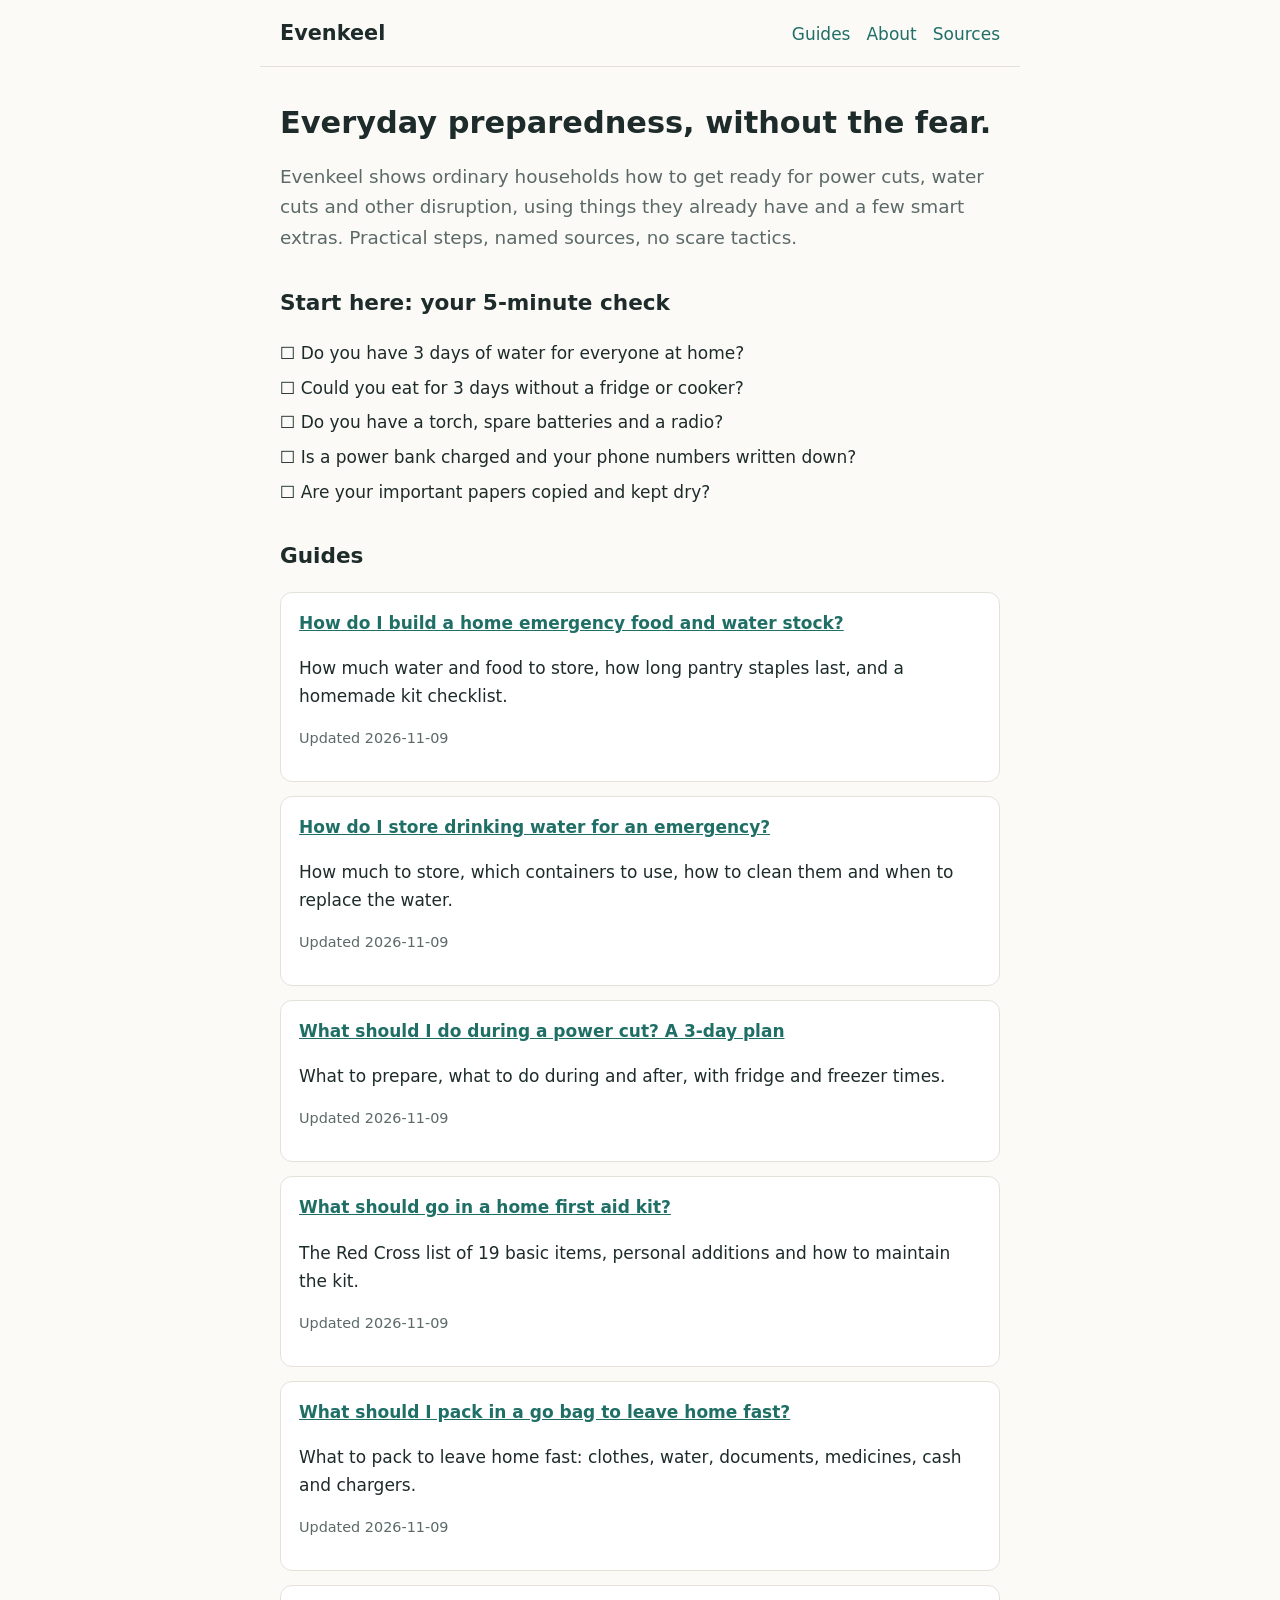
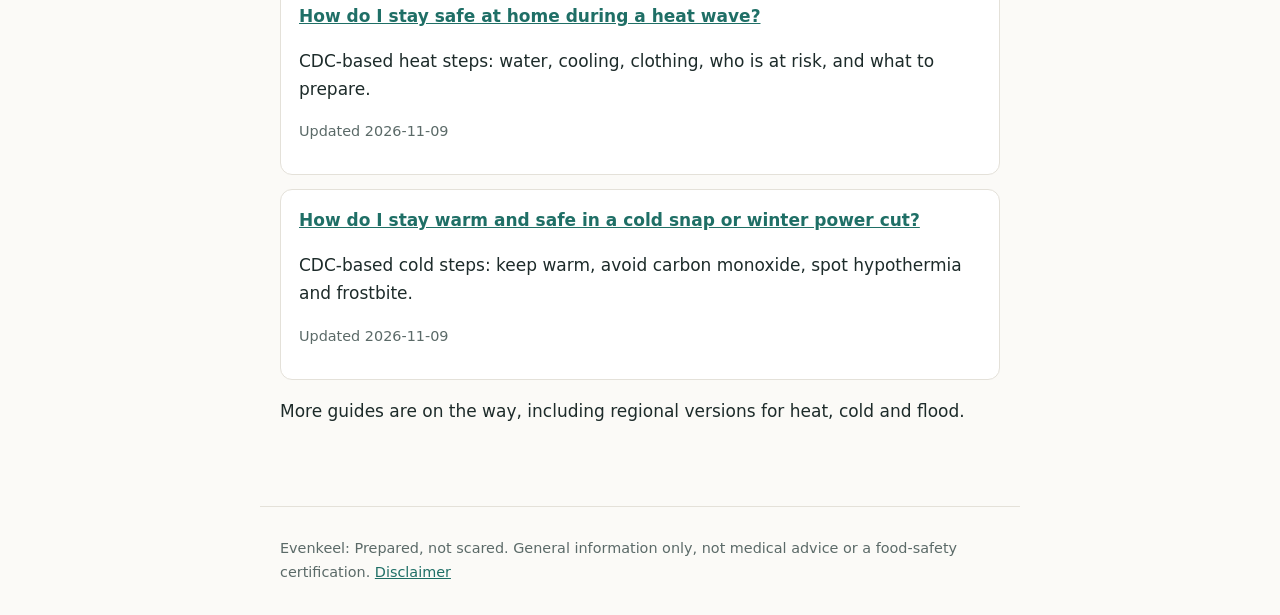
<file: index.html>
<!doctype html>
<html lang="en"><head><meta charset="utf-8"><meta name="viewport" content="width=device-width,initial-scale=1">
<title>Evenkeel: Everyday Preparedness Guides, Prepared Not Scared</title>
<meta name="description" content="Practical, sourced home preparedness guides for power cuts, water cuts and everyday disruption. Use what you have, add a few smart extras.">
<link rel="canonical" href="https://beprepareddontfear.github.io/">
<meta property="og:title" content="Evenkeel: Everyday Preparedness Guides, Prepared Not Scared"><meta property="og:description" content="Practical, sourced home preparedness guides for power cuts, water cuts and everyday disruption. Use what you have, add a few smart extras.">
<meta property="og:type" content="website"><meta property="og:url" content="https://beprepareddontfear.github.io/"><meta property="og:site_name" content="Evenkeel">
<meta name="twitter:card" content="summary">
<link rel="stylesheet" href="style.css">
<script type="application/ld+json">{"@context": "https://schema.org", "@type": "Organization", "name": "Evenkeel", "description": "Practical everyday preparedness guides for households worldwide.", "url": "https://beprepareddontfear.github.io/"}</script>
<script type="application/ld+json">{"@context": "https://schema.org", "@type": "WebSite", "name": "Evenkeel", "url": "https://beprepareddontfear.github.io/"}</script>
</head><body>
<header><a class="brand" href="index.html">Evenkeel</a><nav><a href="index.html">Guides</a><a href="about.html">About</a><a href="sources.html">Sources</a></nav></header>
<main>
<h1>Everyday preparedness, without the fear.</h1>
<p class="lead">Evenkeel shows ordinary households how to get ready for power cuts, water cuts and other disruption, using things they already have and a few smart extras. Practical steps, named sources, no scare tactics.</p>
<h2>Start here: your 5-minute check</h2>
<ul class="check"><li>Do you have 3 days of water for everyone at home?</li><li>Could you eat for 3 days without a fridge or cooker?</li><li>Do you have a torch, spare batteries and a radio?</li><li>Is a power bank charged and your phone numbers written down?</li><li>Are your important papers copied and kept dry?</li></ul>
<h2>Guides</h2>
<div class="card"><a href="guides/home-emergency-food-and-water-stock.html"><strong>How do I build a home emergency food and water stock?</strong></a><p>How much water and food to store, how long pantry staples last, and a homemade kit checklist.</p><p class="meta">Updated 2026-11-09</p></div><div class="card"><a href="guides/store-emergency-drinking-water.html"><strong>How do I store drinking water for an emergency?</strong></a><p>How much to store, which containers to use, how to clean them and when to replace the water.</p><p class="meta">Updated 2026-11-09</p></div><div class="card"><a href="guides/power-cut-plan-3-days.html"><strong>What should I do during a power cut? A 3-day plan</strong></a><p>What to prepare, what to do during and after, with fridge and freezer times.</p><p class="meta">Updated 2026-11-09</p></div><div class="card"><a href="guides/home-first-aid-kit-checklist.html"><strong>What should go in a home first aid kit?</strong></a><p>The Red Cross list of 19 basic items, personal additions and how to maintain the kit.</p><p class="meta">Updated 2026-11-09</p></div><div class="card"><a href="guides/go-bag-checklist-leave-home-fast.html"><strong>What should I pack in a go bag to leave home fast?</strong></a><p>What to pack to leave home fast: clothes, water, documents, medicines, cash and chargers.</p><p class="meta">Updated 2026-11-09</p></div><div class="card"><a href="guides/heat-wave-safety-at-home.html"><strong>How do I stay safe at home during a heat wave?</strong></a><p>CDC-based heat steps: water, cooling, clothing, who is at risk, and what to prepare.</p><p class="meta">Updated 2026-11-09</p></div><div class="card"><a href="guides/cold-snap-and-winter-power-cut-safety.html"><strong>How do I stay warm and safe in a cold snap or winter power cut?</strong></a><p>CDC-based cold steps: keep warm, avoid carbon monoxide, spot hypothermia and frostbite.</p><p class="meta">Updated 2026-11-09</p></div>
<p>More guides are on the way, including regional versions for heat, cold and flood.</p>
</main>
<footer><p>Evenkeel: Prepared, not scared. General information only, not medical advice or a food-safety certification. <a href="disclaimer.html">Disclaimer</a></p></footer>
</body></html>
</file>
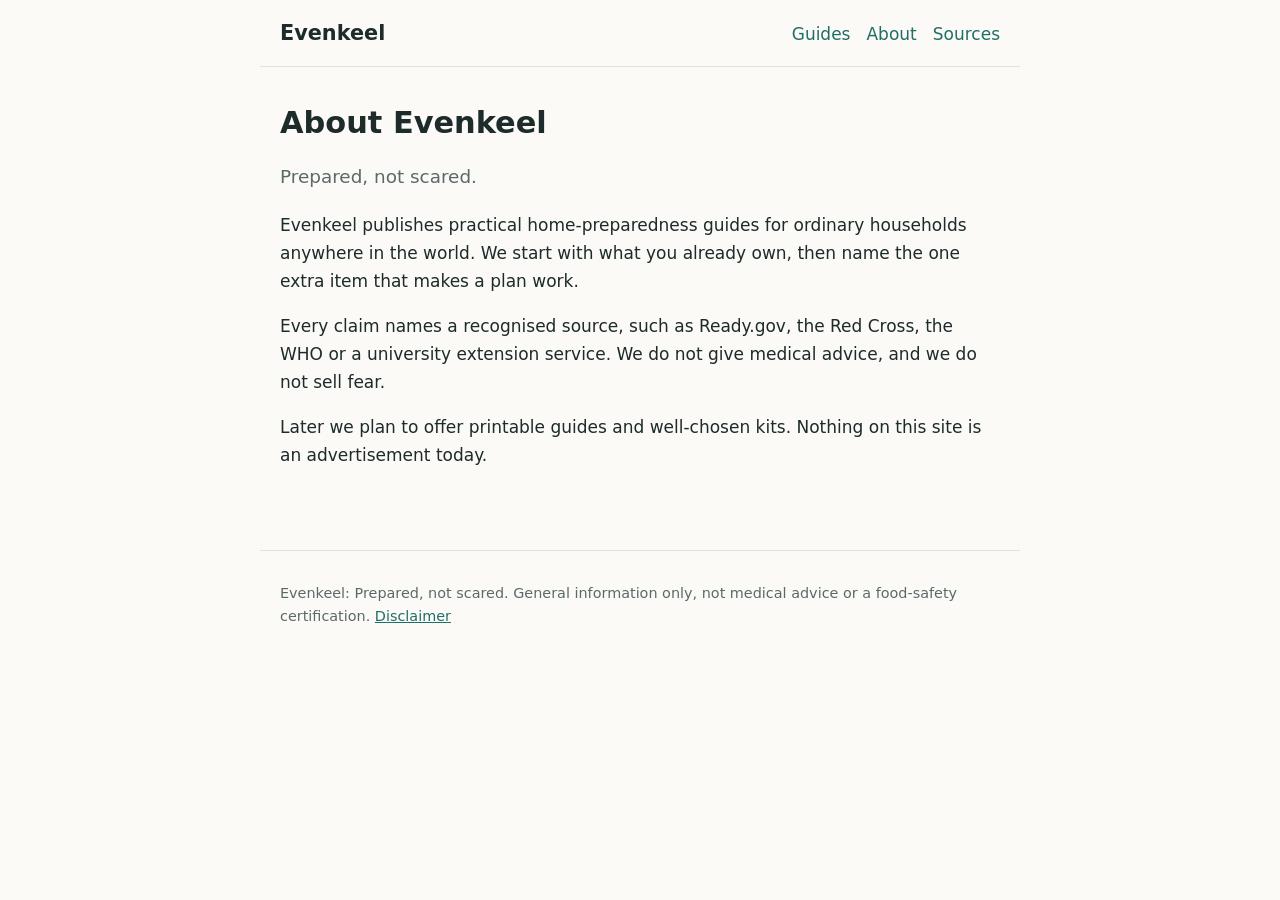
<file: about.html>
<!doctype html>
<html lang="en"><head><meta charset="utf-8"><meta name="viewport" content="width=device-width,initial-scale=1">
<title>About Evenkeel</title>
<meta name="description" content="Evenkeel publishes practical, sourced home-preparedness guides. We help you get ready, not scared.">
<link rel="canonical" href="https://beprepareddontfear.github.io/about.html">
<meta property="og:title" content="About Evenkeel"><meta property="og:description" content="Evenkeel publishes practical, sourced home-preparedness guides. We help you get ready, not scared.">
<meta property="og:type" content="website"><meta property="og:url" content="https://beprepareddontfear.github.io/about.html"><meta property="og:site_name" content="Evenkeel">
<meta name="twitter:card" content="summary">
<link rel="stylesheet" href="style.css">
</head><body>
<header><a class="brand" href="index.html">Evenkeel</a><nav><a href="index.html">Guides</a><a href="about.html">About</a><a href="sources.html">Sources</a></nav></header>
<main>
<h1>About Evenkeel</h1><p class="lead">Prepared, not scared.</p><p>Evenkeel publishes practical home-preparedness guides for ordinary households anywhere in the world. We start with what you already own, then name the one extra item that makes a plan work.</p><p>Every claim names a recognised source, such as Ready.gov, the Red Cross, the WHO or a university extension service. We do not give medical advice, and we do not sell fear.</p><p>Later we plan to offer printable guides and well-chosen kits. Nothing on this site is an advertisement today.</p>
</main>
<footer><p>Evenkeel: Prepared, not scared. General information only, not medical advice or a food-safety certification. <a href="disclaimer.html">Disclaimer</a></p></footer>
</body></html>
</file>
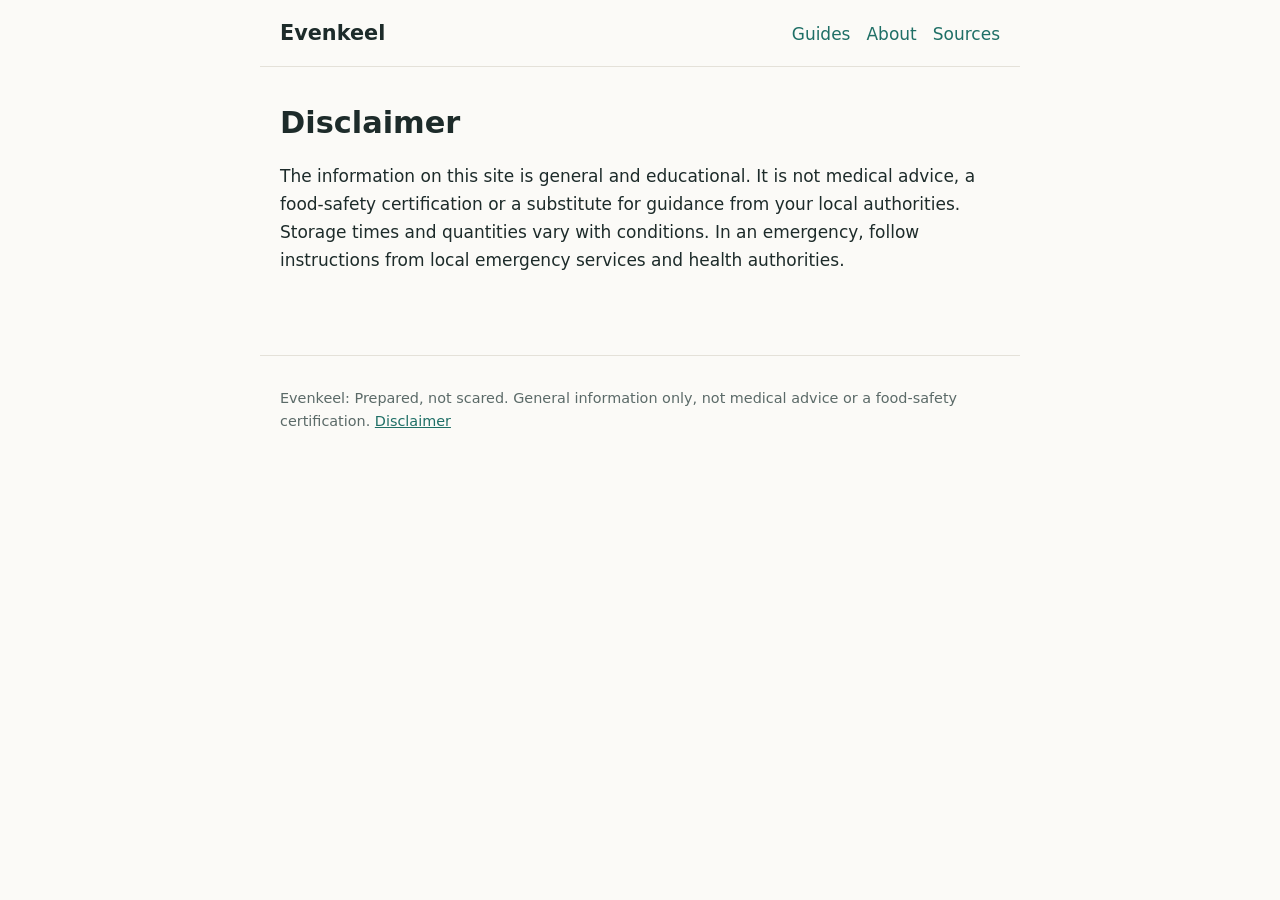
<file: disclaimer.html>
<!doctype html>
<html lang="en"><head><meta charset="utf-8"><meta name="viewport" content="width=device-width,initial-scale=1">
<title>Disclaimer | Evenkeel</title>
<meta name="description" content="General information only, not medical advice or a food-safety certification.">
<link rel="canonical" href="https://beprepareddontfear.github.io/disclaimer.html">
<meta property="og:title" content="Disclaimer | Evenkeel"><meta property="og:description" content="General information only, not medical advice or a food-safety certification.">
<meta property="og:type" content="website"><meta property="og:url" content="https://beprepareddontfear.github.io/disclaimer.html"><meta property="og:site_name" content="Evenkeel">
<meta name="twitter:card" content="summary">
<link rel="stylesheet" href="style.css">
</head><body>
<header><a class="brand" href="index.html">Evenkeel</a><nav><a href="index.html">Guides</a><a href="about.html">About</a><a href="sources.html">Sources</a></nav></header>
<main>
<h1>Disclaimer</h1><p>The information on this site is general and educational. It is not medical advice, a food-safety certification or a substitute for guidance from your local authorities. Storage times and quantities vary with conditions. In an emergency, follow instructions from local emergency services and health authorities.</p>
</main>
<footer><p>Evenkeel: Prepared, not scared. General information only, not medical advice or a food-safety certification. <a href="disclaimer.html">Disclaimer</a></p></footer>
</body></html>
</file>
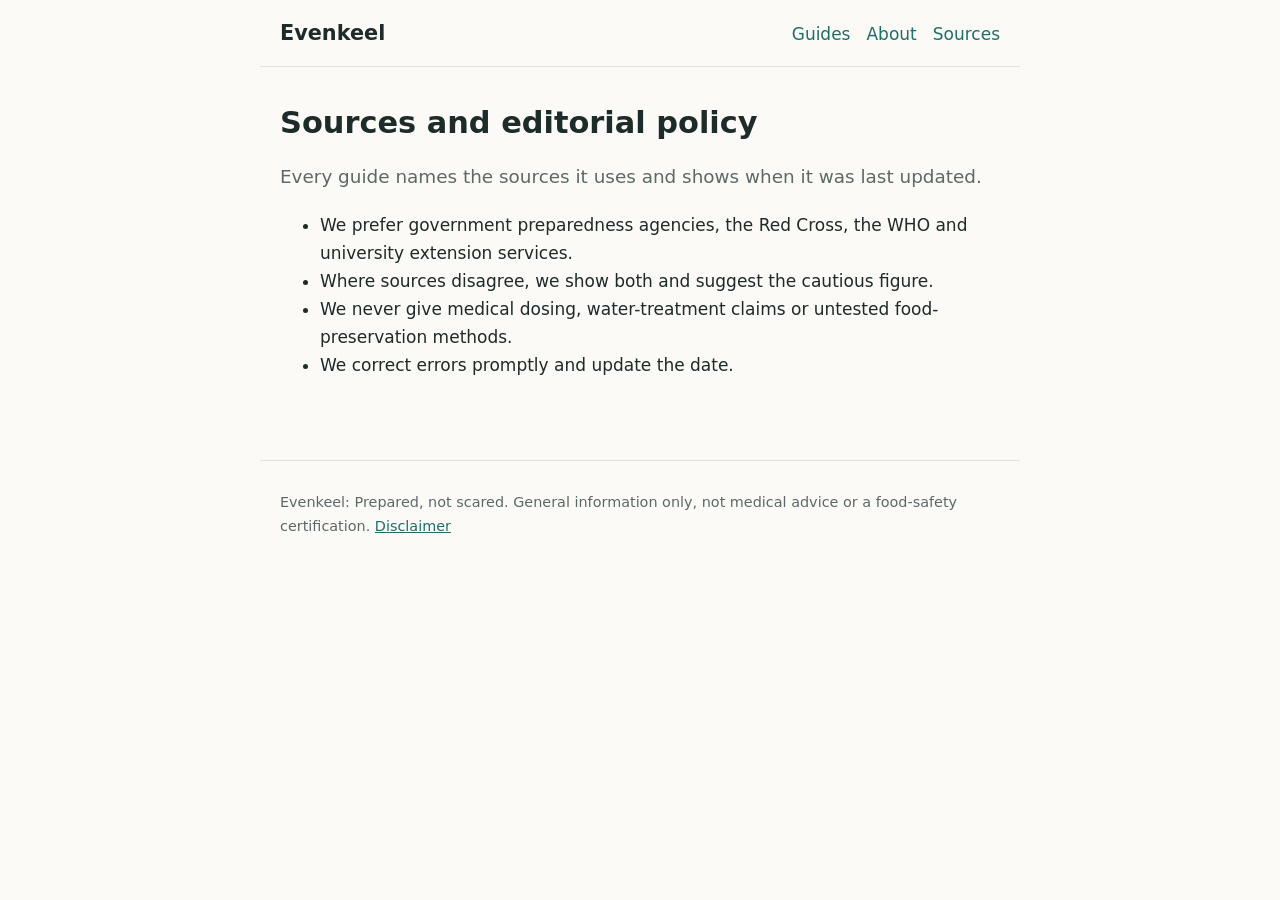
<file: sources.html>
<!doctype html>
<html lang="en"><head><meta charset="utf-8"><meta name="viewport" content="width=device-width,initial-scale=1">
<title>Sources and Editorial Policy | Evenkeel</title>
<meta name="description" content="How Evenkeel sources its guides: recognised public-health and university sources, named on every page.">
<link rel="canonical" href="https://beprepareddontfear.github.io/sources.html">
<meta property="og:title" content="Sources and Editorial Policy | Evenkeel"><meta property="og:description" content="How Evenkeel sources its guides: recognised public-health and university sources, named on every page.">
<meta property="og:type" content="website"><meta property="og:url" content="https://beprepareddontfear.github.io/sources.html"><meta property="og:site_name" content="Evenkeel">
<meta name="twitter:card" content="summary">
<link rel="stylesheet" href="style.css">
</head><body>
<header><a class="brand" href="index.html">Evenkeel</a><nav><a href="index.html">Guides</a><a href="about.html">About</a><a href="sources.html">Sources</a></nav></header>
<main>
<h1>Sources and editorial policy</h1><p class="lead">Every guide names the sources it uses and shows when it was last updated.</p><ul><li>We prefer government preparedness agencies, the Red Cross, the WHO and university extension services.</li><li>Where sources disagree, we show both and suggest the cautious figure.</li><li>We never give medical dosing, water-treatment claims or untested food-preservation methods.</li><li>We correct errors promptly and update the date.</li></ul>
</main>
<footer><p>Evenkeel: Prepared, not scared. General information only, not medical advice or a food-safety certification. <a href="disclaimer.html">Disclaimer</a></p></footer>
</body></html>
</file>
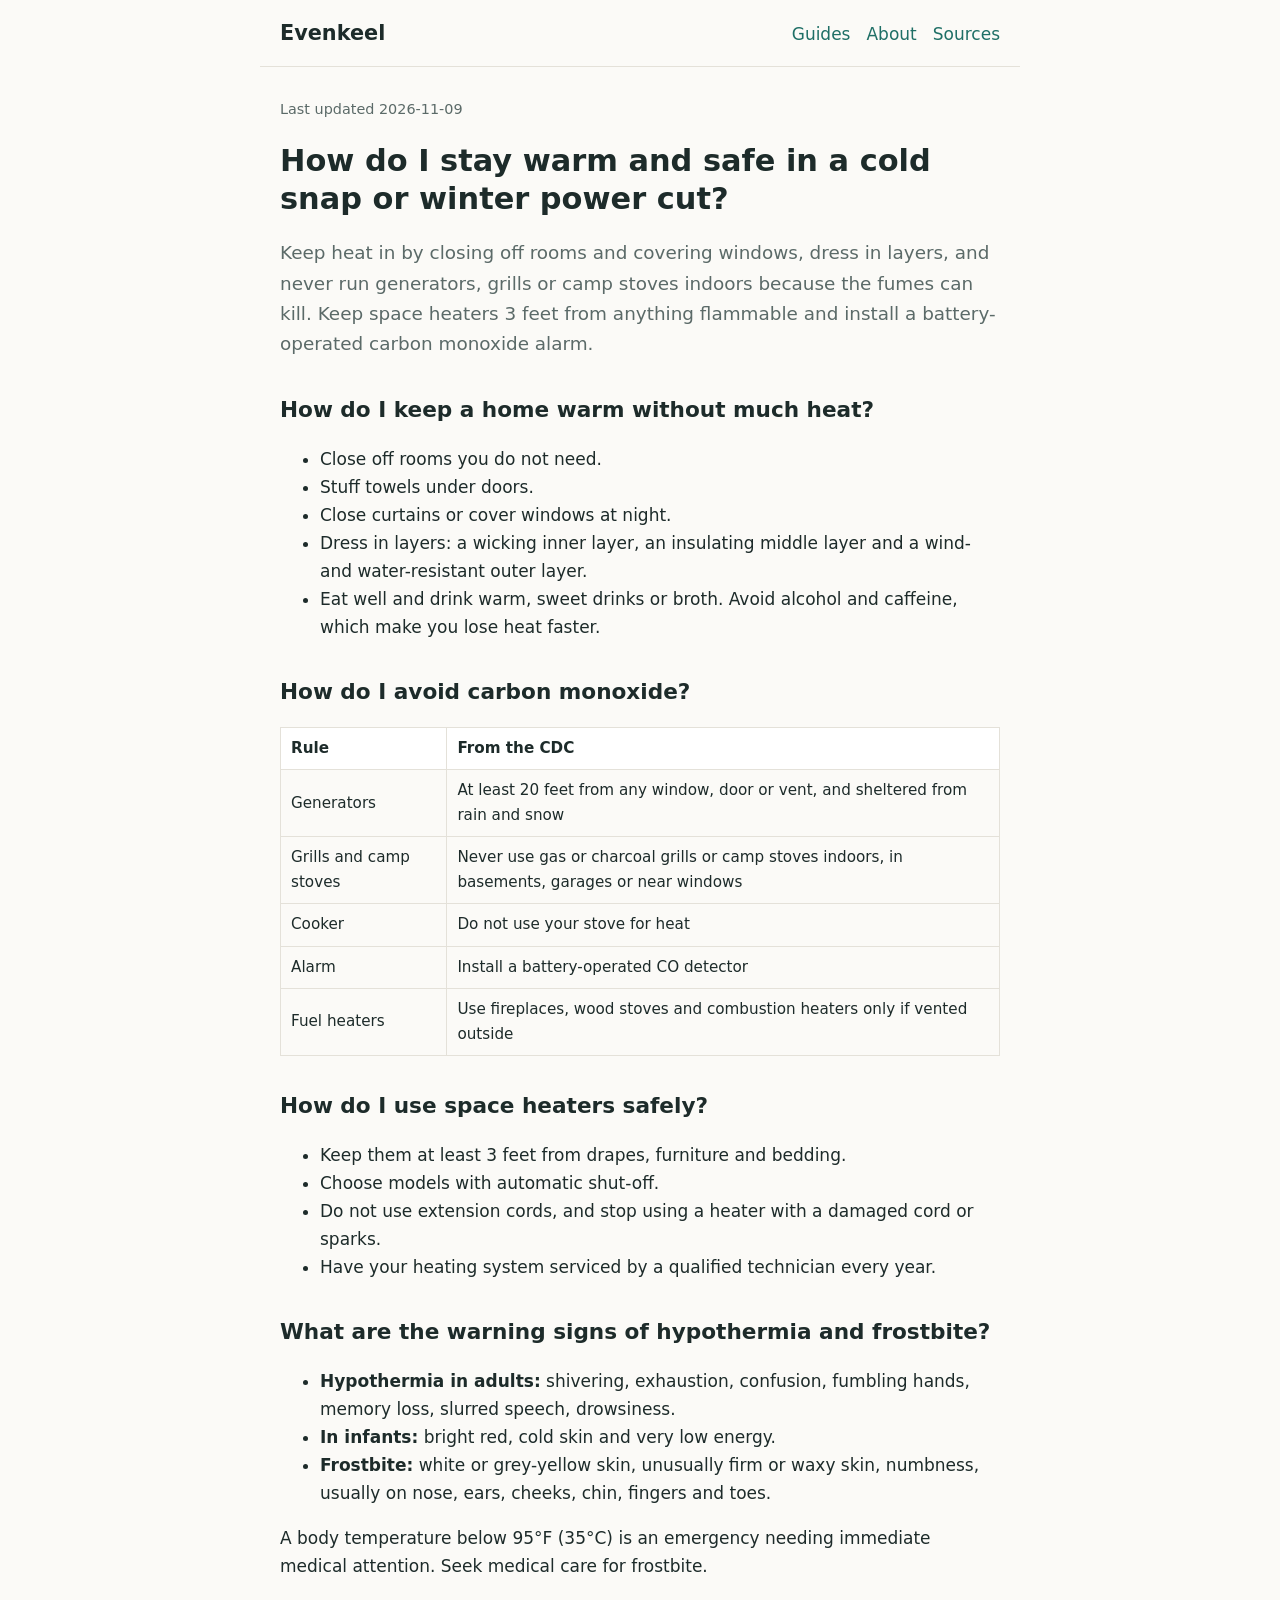
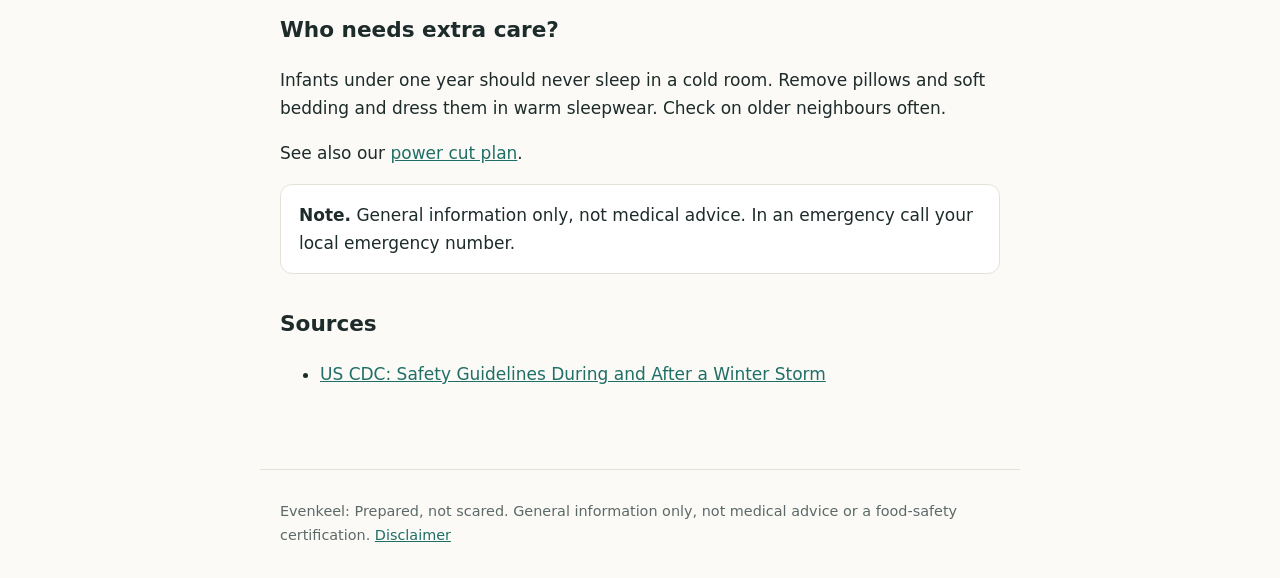
<file: guides/cold-snap-and-winter-power-cut-safety.html>
<!doctype html>
<html lang="en"><head><meta charset="utf-8"><meta name="viewport" content="width=device-width,initial-scale=1">
<title>Cold Snap and Winter Power Cut Safety | Evenkeel</title>
<meta name="description" content="CDC-based steps for keeping warm during extreme cold or a winter power cut, avoiding carbon monoxide, and spotting hypothermia and frostbite.">
<link rel="canonical" href="https://beprepareddontfear.github.io/guides/cold-snap-and-winter-power-cut-safety.html">
<meta property="og:title" content="Cold Snap and Winter Power Cut Safety | Evenkeel"><meta property="og:description" content="CDC-based steps for keeping warm during extreme cold or a winter power cut, avoiding carbon monoxide, and spotting hypothermia and frostbite.">
<meta property="og:type" content="website"><meta property="og:url" content="https://beprepareddontfear.github.io/guides/cold-snap-and-winter-power-cut-safety.html"><meta property="og:site_name" content="Evenkeel">
<meta name="twitter:card" content="summary">
<link rel="stylesheet" href="../style.css">
<script type="application/ld+json">{"@context": "https://schema.org", "@type": "Article", "headline": "How do I stay warm and safe in a cold snap or winter power cut?", "description": "CDC-based steps for keeping warm during extreme cold or a winter power cut, avoiding carbon monoxide, and spotting hypothermia and frostbite.", "datePublished": "2026-11-09", "dateModified": "2026-11-09", "author": {"@type": "Organization", "name": "Evenkeel"}, "publisher": {"@type": "Organization", "name": "Evenkeel"}, "mainEntityOfPage": "https://beprepareddontfear.github.io/guides/cold-snap-and-winter-power-cut-safety.html"}</script>
<script type="application/ld+json">{"@context": "https://schema.org", "@type": "FAQPage", "mainEntity": [{"@type": "Question", "name": "How can I stay warm during a winter power cut?", "acceptedAnswer": {"@type": "Answer", "text": "The CDC advises closing off unneeded rooms, stuffing towels under doors, covering windows at night and dressing in layers."}}, {"@type": "Question", "name": "Can I use a generator or camp stove indoors?", "acceptedAnswer": {"@type": "Answer", "text": "No. The CDC says never run generators, grills or camp stoves indoors, in basements or garages, or near windows. Keep generators at least 20 feet away."}}, {"@type": "Question", "name": "What are the signs of hypothermia?", "acceptedAnswer": {"@type": "Answer", "text": "In adults: shivering, exhaustion, confusion, fumbling hands, memory loss, slurred speech and drowsiness. A temperature below 95\u00b0F (35\u00b0C) is an emergency."}}]}</script>
</head><body>
<header><a class="brand" href="../index.html">Evenkeel</a><nav><a href="../index.html">Guides</a><a href="../about.html">About</a><a href="../sources.html">Sources</a></nav></header>
<main>
<p class="meta">Last updated 2026-11-09</p>
<h1>How do I stay warm and safe in a cold snap or winter power cut?</h1>
<p class="lead">Keep heat in by closing off rooms and covering windows, dress in layers, and never run generators, grills or camp stoves indoors because the fumes can kill. Keep space heaters 3 feet from anything flammable and install a battery-operated carbon monoxide alarm.</p>
<h2>How do I keep a home warm without much heat?</h2>
<ul><li>Close off rooms you do not need.</li><li>Stuff towels under doors.</li><li>Close curtains or cover windows at night.</li><li>Dress in layers: a wicking inner layer, an insulating middle layer and a wind- and water-resistant outer layer.</li><li>Eat well and drink warm, sweet drinks or broth. Avoid alcohol and caffeine, which make you lose heat faster.</li></ul>
<h2>How do I avoid carbon monoxide?</h2>
<table><tr><th>Rule</th><th>From the CDC</th></tr>
<tr><td>Generators</td><td>At least 20 feet from any window, door or vent, and sheltered from rain and snow</td></tr>
<tr><td>Grills and camp stoves</td><td>Never use gas or charcoal grills or camp stoves indoors, in basements, garages or near windows</td></tr>
<tr><td>Cooker</td><td>Do not use your stove for heat</td></tr>
<tr><td>Alarm</td><td>Install a battery-operated CO detector</td></tr>
<tr><td>Fuel heaters</td><td>Use fireplaces, wood stoves and combustion heaters only if vented outside</td></tr></table>
<h2>How do I use space heaters safely?</h2>
<ul><li>Keep them at least 3 feet from drapes, furniture and bedding.</li><li>Choose models with automatic shut-off.</li><li>Do not use extension cords, and stop using a heater with a damaged cord or sparks.</li><li>Have your heating system serviced by a qualified technician every year.</li></ul>
<h2>What are the warning signs of hypothermia and frostbite?</h2>
<ul><li><strong>Hypothermia in adults:</strong> shivering, exhaustion, confusion, fumbling hands, memory loss, slurred speech, drowsiness.</li><li><strong>In infants:</strong> bright red, cold skin and very low energy.</li><li><strong>Frostbite:</strong> white or grey-yellow skin, unusually firm or waxy skin, numbness, usually on nose, ears, cheeks, chin, fingers and toes.</li></ul>
<p>A body temperature below 95°F (35°C) is an emergency needing immediate medical attention. Seek medical care for frostbite.</p>
<h2>Who needs extra care?</h2>
<p>Infants under one year should never sleep in a cold room. Remove pillows and soft bedding and dress them in warm sleepwear. Check on older neighbours often.</p>
<p>See also our <a href="power-cut-plan-3-days.html">power cut plan</a>.</p>
<div class="card"><strong>Note.</strong> General information only, not medical advice. In an emergency call your local emergency number.</div>
<h2>Sources</h2>
<ul><li><a href="https://www.cdc.gov/winter-weather/safety/stay-safe-during-after-a-winter-storm-safety.html">US CDC: Safety Guidelines During and After a Winter Storm</a></li></ul>
</main>
<footer><p>Evenkeel: Prepared, not scared. General information only, not medical advice or a food-safety certification. <a href="../disclaimer.html">Disclaimer</a></p></footer>
</body></html>
</file>
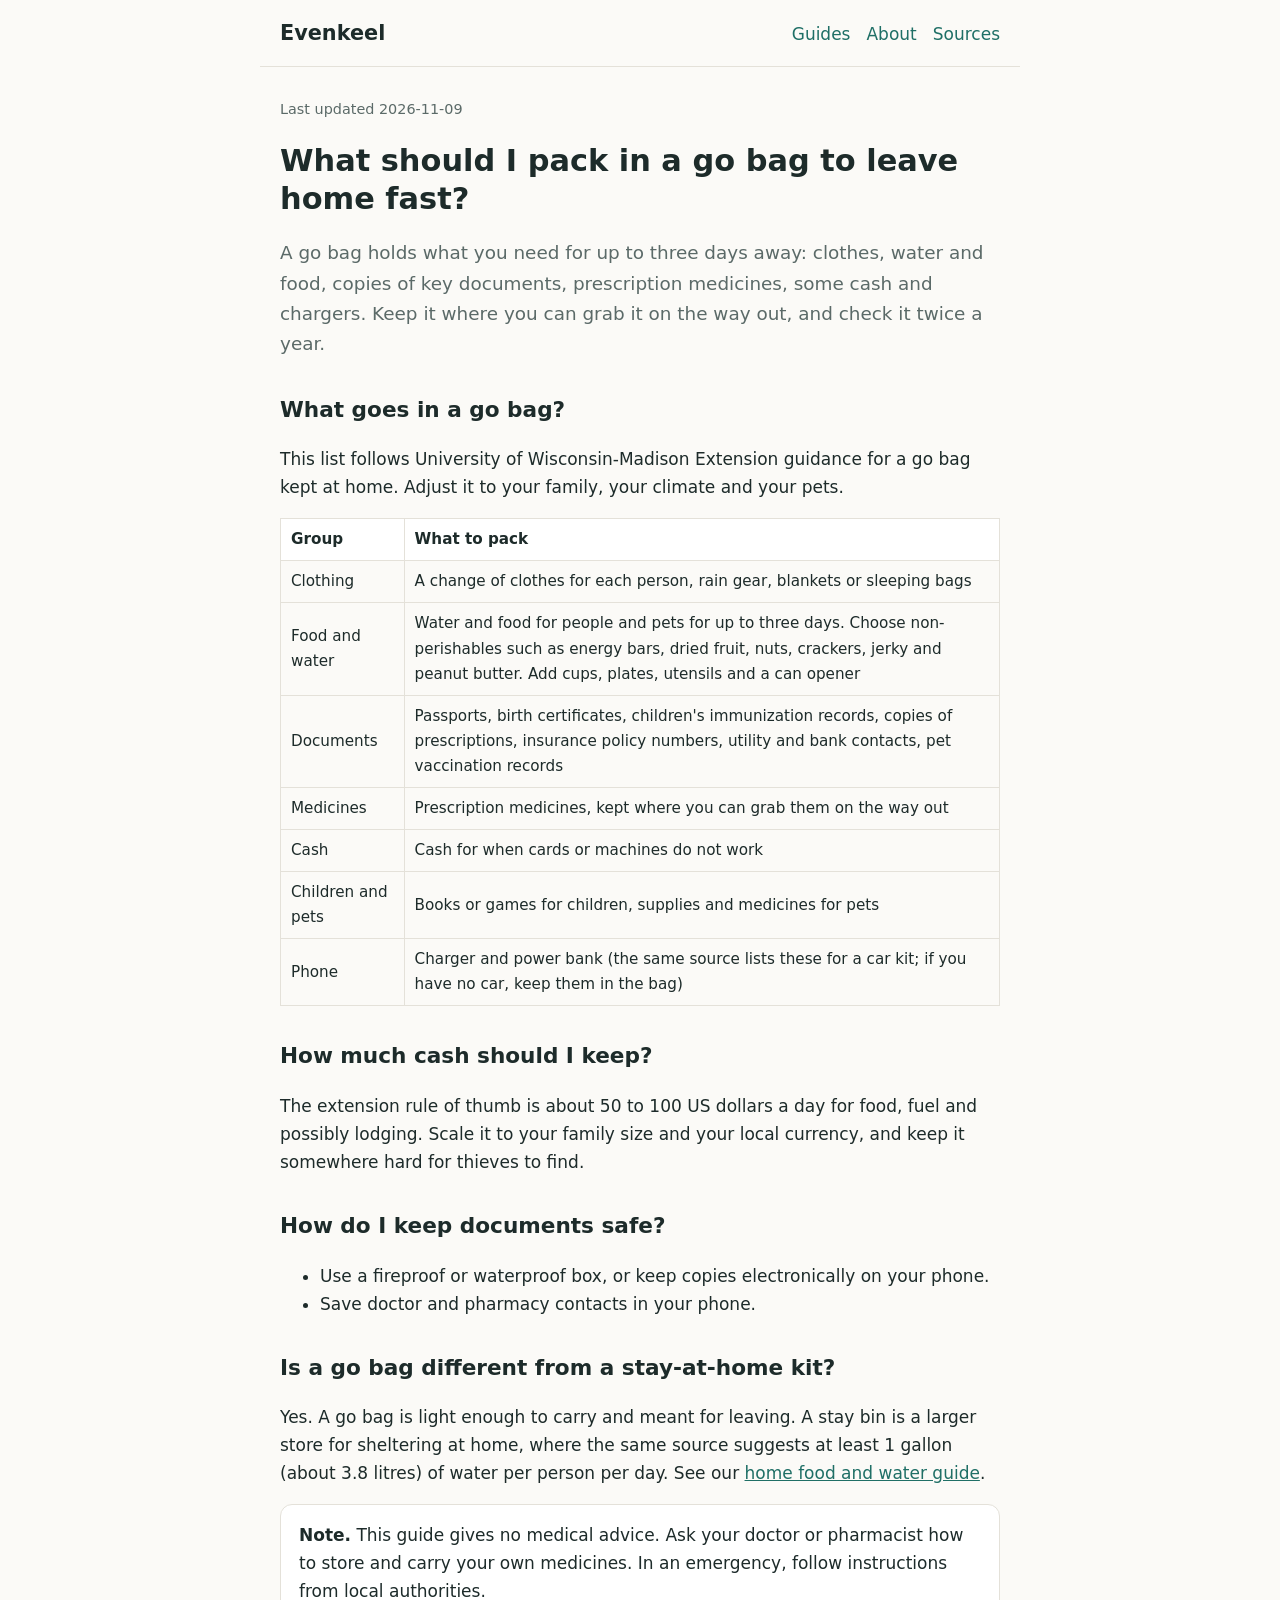
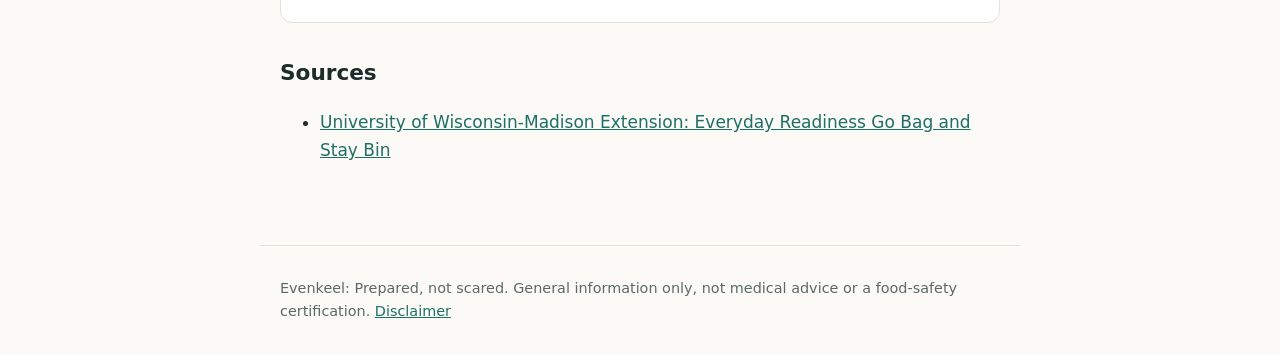
<file: guides/go-bag-checklist-leave-home-fast.html>
<!doctype html>
<html lang="en"><head><meta charset="utf-8"><meta name="viewport" content="width=device-width,initial-scale=1">
<title>Go Bag Checklist: What to Pack to Leave Home Fast | Evenkeel</title>
<meta name="description" content="A practical go bag checklist based on university extension guidance: clothes, food and water, documents, medicines, cash and chargers.">
<link rel="canonical" href="https://beprepareddontfear.github.io/guides/go-bag-checklist-leave-home-fast.html">
<meta property="og:title" content="Go Bag Checklist: What to Pack to Leave Home Fast | Evenkeel"><meta property="og:description" content="A practical go bag checklist based on university extension guidance: clothes, food and water, documents, medicines, cash and chargers.">
<meta property="og:type" content="website"><meta property="og:url" content="https://beprepareddontfear.github.io/guides/go-bag-checklist-leave-home-fast.html"><meta property="og:site_name" content="Evenkeel">
<meta name="twitter:card" content="summary">
<link rel="stylesheet" href="../style.css">
<script type="application/ld+json">{"@context": "https://schema.org", "@type": "Article", "headline": "What should I pack in a go bag to leave home fast?", "description": "A practical go bag checklist based on university extension guidance: clothes, food and water, documents, medicines, cash and chargers.", "datePublished": "2026-11-09", "dateModified": "2026-11-09", "author": {"@type": "Organization", "name": "Evenkeel"}, "publisher": {"@type": "Organization", "name": "Evenkeel"}, "mainEntityOfPage": "https://beprepareddontfear.github.io/guides/go-bag-checklist-leave-home-fast.html"}</script>
<script type="application/ld+json">{"@context": "https://schema.org", "@type": "FAQPage", "mainEntity": [{"@type": "Question", "name": "What should I put in a go bag?", "acceptedAnswer": {"@type": "Answer", "text": "University of Wisconsin-Madison Extension lists clothing, rain gear, blankets, up to three days of water and food, key documents, prescription medicines, cash, items for children and pets, and (for a car kit) a phone charger."}}, {"@type": "Question", "name": "How much cash should be in a go bag?", "acceptedAnswer": {"@type": "Answer", "text": "The extension's rule of thumb is about 50 to 100 US dollars a day for food, fuel and possibly lodging, adjusted for your family and local currency."}}, {"@type": "Question", "name": "How do I protect documents in a go bag?", "acceptedAnswer": {"@type": "Answer", "text": "Use a fireproof or waterproof box, or keep electronic copies on your phone."}}]}</script>
</head><body>
<header><a class="brand" href="../index.html">Evenkeel</a><nav><a href="../index.html">Guides</a><a href="../about.html">About</a><a href="../sources.html">Sources</a></nav></header>
<main>
<p class="meta">Last updated 2026-11-09</p>
<h1>What should I pack in a go bag to leave home fast?</h1>
<p class="lead">A go bag holds what you need for up to three days away: clothes, water and food, copies of key documents, prescription medicines, some cash and chargers. Keep it where you can grab it on the way out, and check it twice a year.</p>
<h2>What goes in a go bag?</h2>
<p>This list follows University of Wisconsin-Madison Extension guidance for a go bag kept at home. Adjust it to your family, your climate and your pets.</p>
<table><tr><th>Group</th><th>What to pack</th></tr>
<tr><td>Clothing</td><td>A change of clothes for each person, rain gear, blankets or sleeping bags</td></tr>
<tr><td>Food and water</td><td>Water and food for people and pets for up to three days. Choose non-perishables such as energy bars, dried fruit, nuts, crackers, jerky and peanut butter. Add cups, plates, utensils and a can opener</td></tr>
<tr><td>Documents</td><td>Passports, birth certificates, children's immunization records, copies of prescriptions, insurance policy numbers, utility and bank contacts, pet vaccination records</td></tr>
<tr><td>Medicines</td><td>Prescription medicines, kept where you can grab them on the way out</td></tr>
<tr><td>Cash</td><td>Cash for when cards or machines do not work</td></tr>
<tr><td>Children and pets</td><td>Books or games for children, supplies and medicines for pets</td></tr>
<tr><td>Phone</td><td>Charger and power bank (the same source lists these for a car kit; if you have no car, keep them in the bag)</td></tr></table>
<h2>How much cash should I keep?</h2>
<p>The extension rule of thumb is about 50 to 100 US dollars a day for food, fuel and possibly lodging. Scale it to your family size and your local currency, and keep it somewhere hard for thieves to find.</p>
<h2>How do I keep documents safe?</h2>
<ul><li>Use a fireproof or waterproof box, or keep copies electronically on your phone.</li><li>Save doctor and pharmacy contacts in your phone.</li></ul>
<h2>Is a go bag different from a stay-at-home kit?</h2>
<p>Yes. A go bag is light enough to carry and meant for leaving. A stay bin is a larger store for sheltering at home, where the same source suggests at least 1 gallon (about 3.8 litres) of water per person per day. See our <a href="home-emergency-food-and-water-stock.html">home food and water guide</a>.</p>
<div class="card"><strong>Note.</strong> This guide gives no medical advice. Ask your doctor or pharmacist how to store and carry your own medicines. In an emergency, follow instructions from local authorities.</div>
<h2>Sources</h2>
<ul><li><a href="https://climate.extension.wisc.edu/files/2026/01/Everyday-Readiness-Go-Bag-and-Stay-Bin-fact-sheet.pdf">University of Wisconsin-Madison Extension: Everyday Readiness Go Bag and Stay Bin</a></li></ul>
</main>
<footer><p>Evenkeel: Prepared, not scared. General information only, not medical advice or a food-safety certification. <a href="../disclaimer.html">Disclaimer</a></p></footer>
</body></html>
</file>
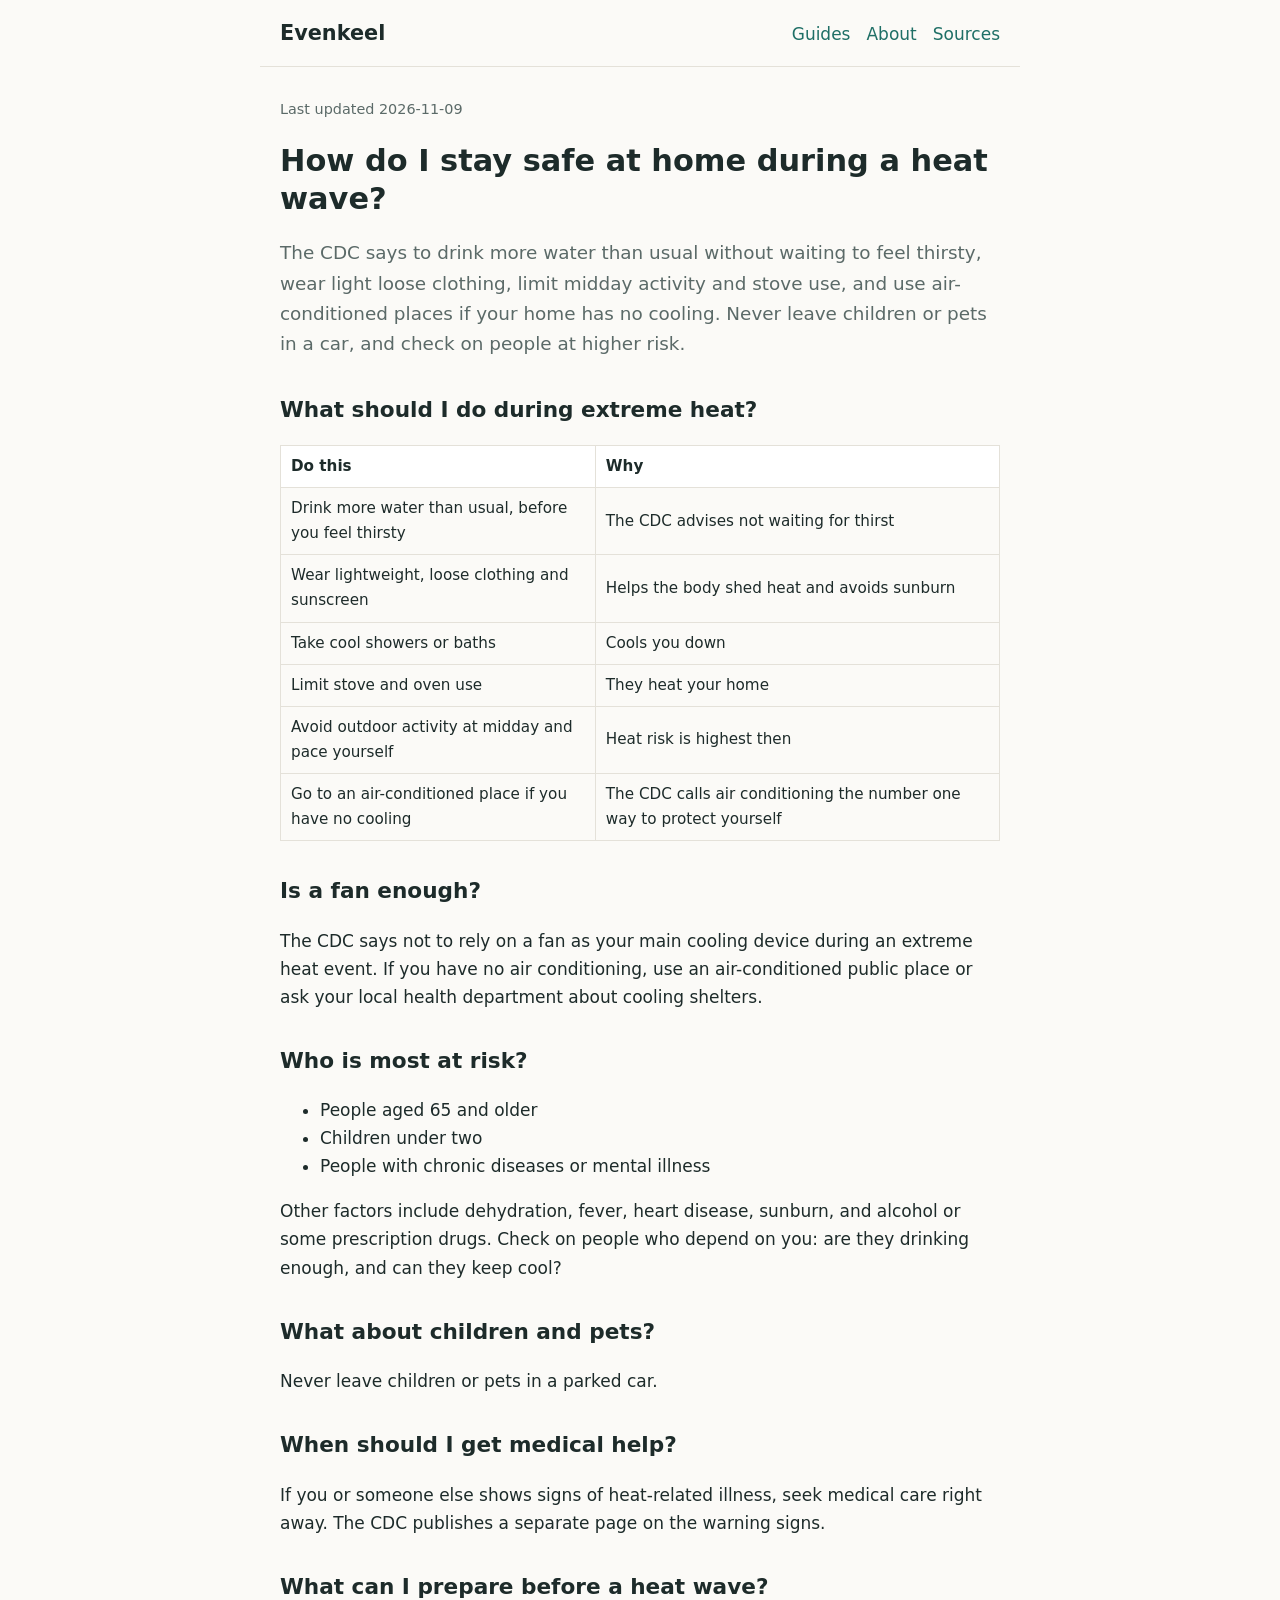
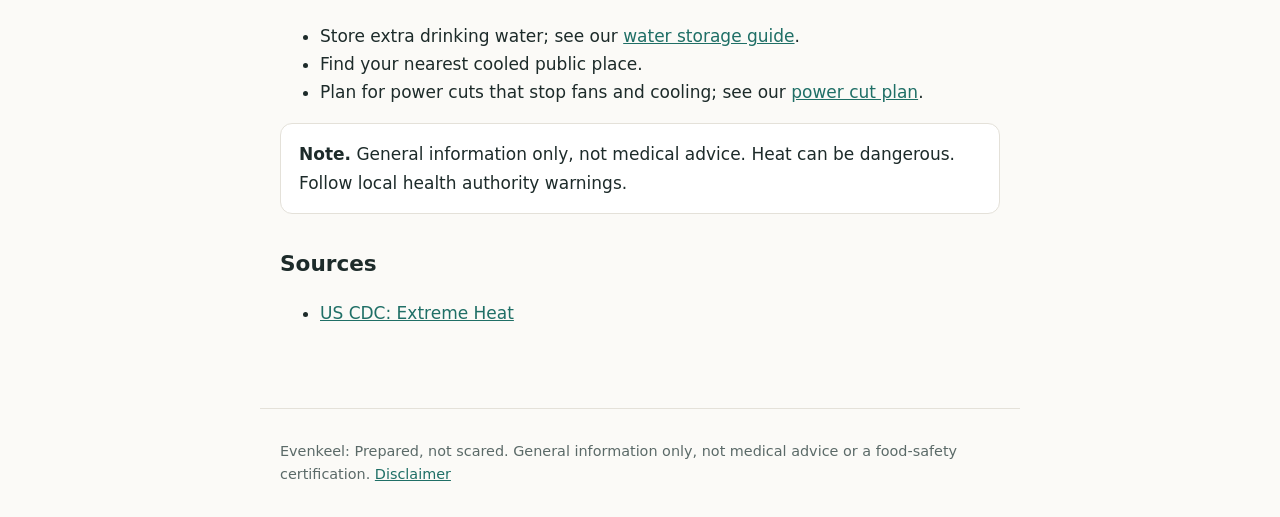
<file: guides/heat-wave-safety-at-home.html>
<!doctype html>
<html lang="en"><head><meta charset="utf-8"><meta name="viewport" content="width=device-width,initial-scale=1">
<title>Heat Wave Safety at Home: Practical Steps | Evenkeel</title>
<meta name="description" content="CDC-based steps for staying safe at home in extreme heat: water, clothing, cooling, who is at risk and when to seek help.">
<link rel="canonical" href="https://beprepareddontfear.github.io/guides/heat-wave-safety-at-home.html">
<meta property="og:title" content="Heat Wave Safety at Home: Practical Steps | Evenkeel"><meta property="og:description" content="CDC-based steps for staying safe at home in extreme heat: water, clothing, cooling, who is at risk and when to seek help.">
<meta property="og:type" content="website"><meta property="og:url" content="https://beprepareddontfear.github.io/guides/heat-wave-safety-at-home.html"><meta property="og:site_name" content="Evenkeel">
<meta name="twitter:card" content="summary">
<link rel="stylesheet" href="../style.css">
<script type="application/ld+json">{"@context": "https://schema.org", "@type": "Article", "headline": "How do I stay safe at home during a heat wave?", "description": "CDC-based steps for staying safe at home in extreme heat: water, clothing, cooling, who is at risk and when to seek help.", "datePublished": "2026-11-09", "dateModified": "2026-11-09", "author": {"@type": "Organization", "name": "Evenkeel"}, "publisher": {"@type": "Organization", "name": "Evenkeel"}, "mainEntityOfPage": "https://beprepareddontfear.github.io/guides/heat-wave-safety-at-home.html"}</script>
<script type="application/ld+json">{"@context": "https://schema.org", "@type": "FAQPage", "mainEntity": [{"@type": "Question", "name": "How do I stay cool during a heat wave without air conditioning?", "acceptedAnswer": {"@type": "Answer", "text": "The CDC advises air-conditioned public places, cool showers or baths, light loose clothing, limiting stove use and avoiding midday activity. It says not to rely on a fan as your main cooling."}}, {"@type": "Question", "name": "How much water should I drink in extreme heat?", "acceptedAnswer": {"@type": "Answer", "text": "The CDC says to drink more than usual and not wait until you are thirsty. It gives no fixed amount."}}, {"@type": "Question", "name": "Who is most at risk in a heat wave?", "acceptedAnswer": {"@type": "Answer", "text": "People 65 and older, children under two, and people with chronic disease or mental illness."}}]}</script>
</head><body>
<header><a class="brand" href="../index.html">Evenkeel</a><nav><a href="../index.html">Guides</a><a href="../about.html">About</a><a href="../sources.html">Sources</a></nav></header>
<main>
<p class="meta">Last updated 2026-11-09</p>
<h1>How do I stay safe at home during a heat wave?</h1>
<p class="lead">The CDC says to drink more water than usual without waiting to feel thirsty, wear light loose clothing, limit midday activity and stove use, and use air-conditioned places if your home has no cooling. Never leave children or pets in a car, and check on people at higher risk.</p>
<h2>What should I do during extreme heat?</h2>
<table><tr><th>Do this</th><th>Why</th></tr>
<tr><td>Drink more water than usual, before you feel thirsty</td><td>The CDC advises not waiting for thirst</td></tr>
<tr><td>Wear lightweight, loose clothing and sunscreen</td><td>Helps the body shed heat and avoids sunburn</td></tr>
<tr><td>Take cool showers or baths</td><td>Cools you down</td></tr>
<tr><td>Limit stove and oven use</td><td>They heat your home</td></tr>
<tr><td>Avoid outdoor activity at midday and pace yourself</td><td>Heat risk is highest then</td></tr>
<tr><td>Go to an air-conditioned place if you have no cooling</td><td>The CDC calls air conditioning the number one way to protect yourself</td></tr></table>
<h2>Is a fan enough?</h2>
<p>The CDC says not to rely on a fan as your main cooling device during an extreme heat event. If you have no air conditioning, use an air-conditioned public place or ask your local health department about cooling shelters.</p>
<h2>Who is most at risk?</h2>
<ul><li>People aged 65 and older</li><li>Children under two</li><li>People with chronic diseases or mental illness</li></ul>
<p>Other factors include dehydration, fever, heart disease, sunburn, and alcohol or some prescription drugs. Check on people who depend on you: are they drinking enough, and can they keep cool?</p>
<h2>What about children and pets?</h2>
<p>Never leave children or pets in a parked car.</p>
<h2>When should I get medical help?</h2>
<p>If you or someone else shows signs of heat-related illness, seek medical care right away. The CDC publishes a separate page on the warning signs.</p>
<h2>What can I prepare before a heat wave?</h2>
<ul><li>Store extra drinking water; see our <a href="store-emergency-drinking-water.html">water storage guide</a>.</li><li>Find your nearest cooled public place.</li><li>Plan for power cuts that stop fans and cooling; see our <a href="power-cut-plan-3-days.html">power cut plan</a>.</li></ul>
<div class="card"><strong>Note.</strong> General information only, not medical advice. Heat can be dangerous. Follow local health authority warnings.</div>
<h2>Sources</h2>
<ul><li><a href="https://www.cdc.gov/nceh/features/extremeheat">US CDC: Extreme Heat</a></li></ul>
</main>
<footer><p>Evenkeel: Prepared, not scared. General information only, not medical advice or a food-safety certification. <a href="../disclaimer.html">Disclaimer</a></p></footer>
</body></html>
</file>
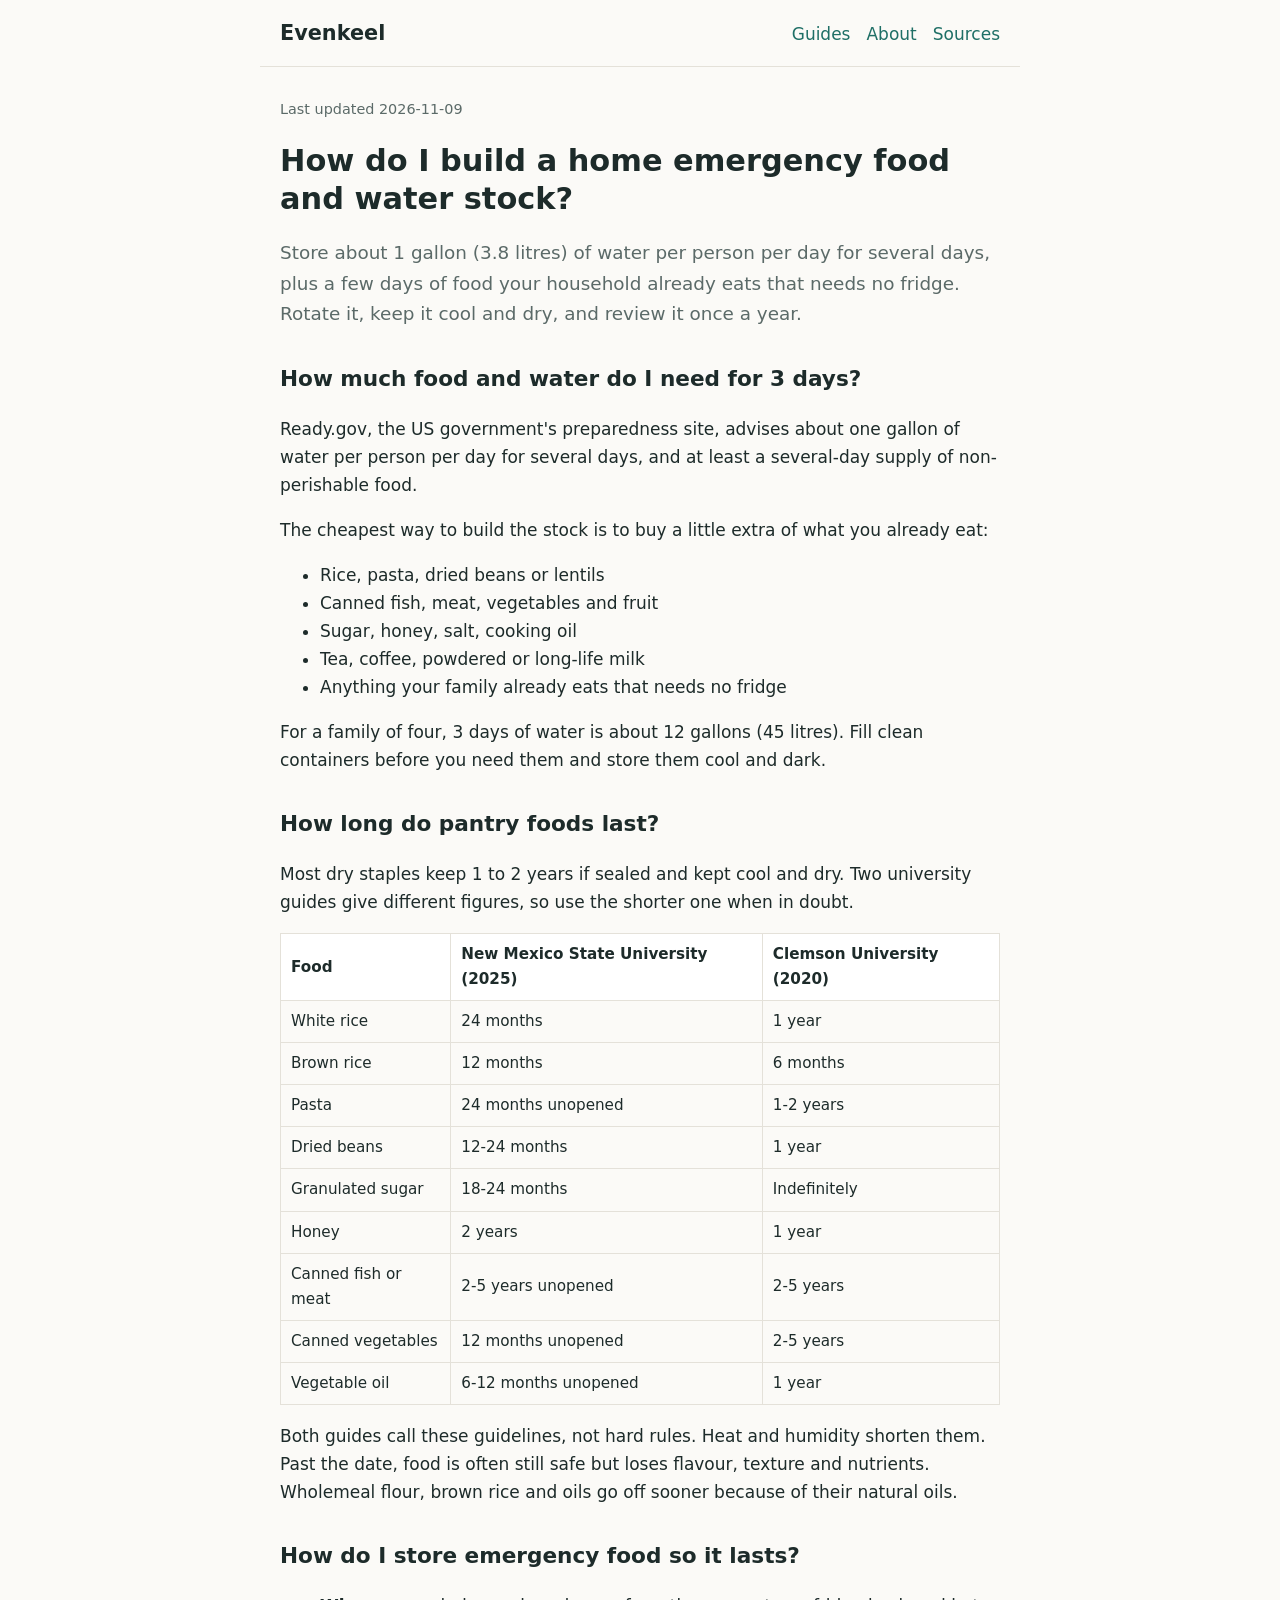
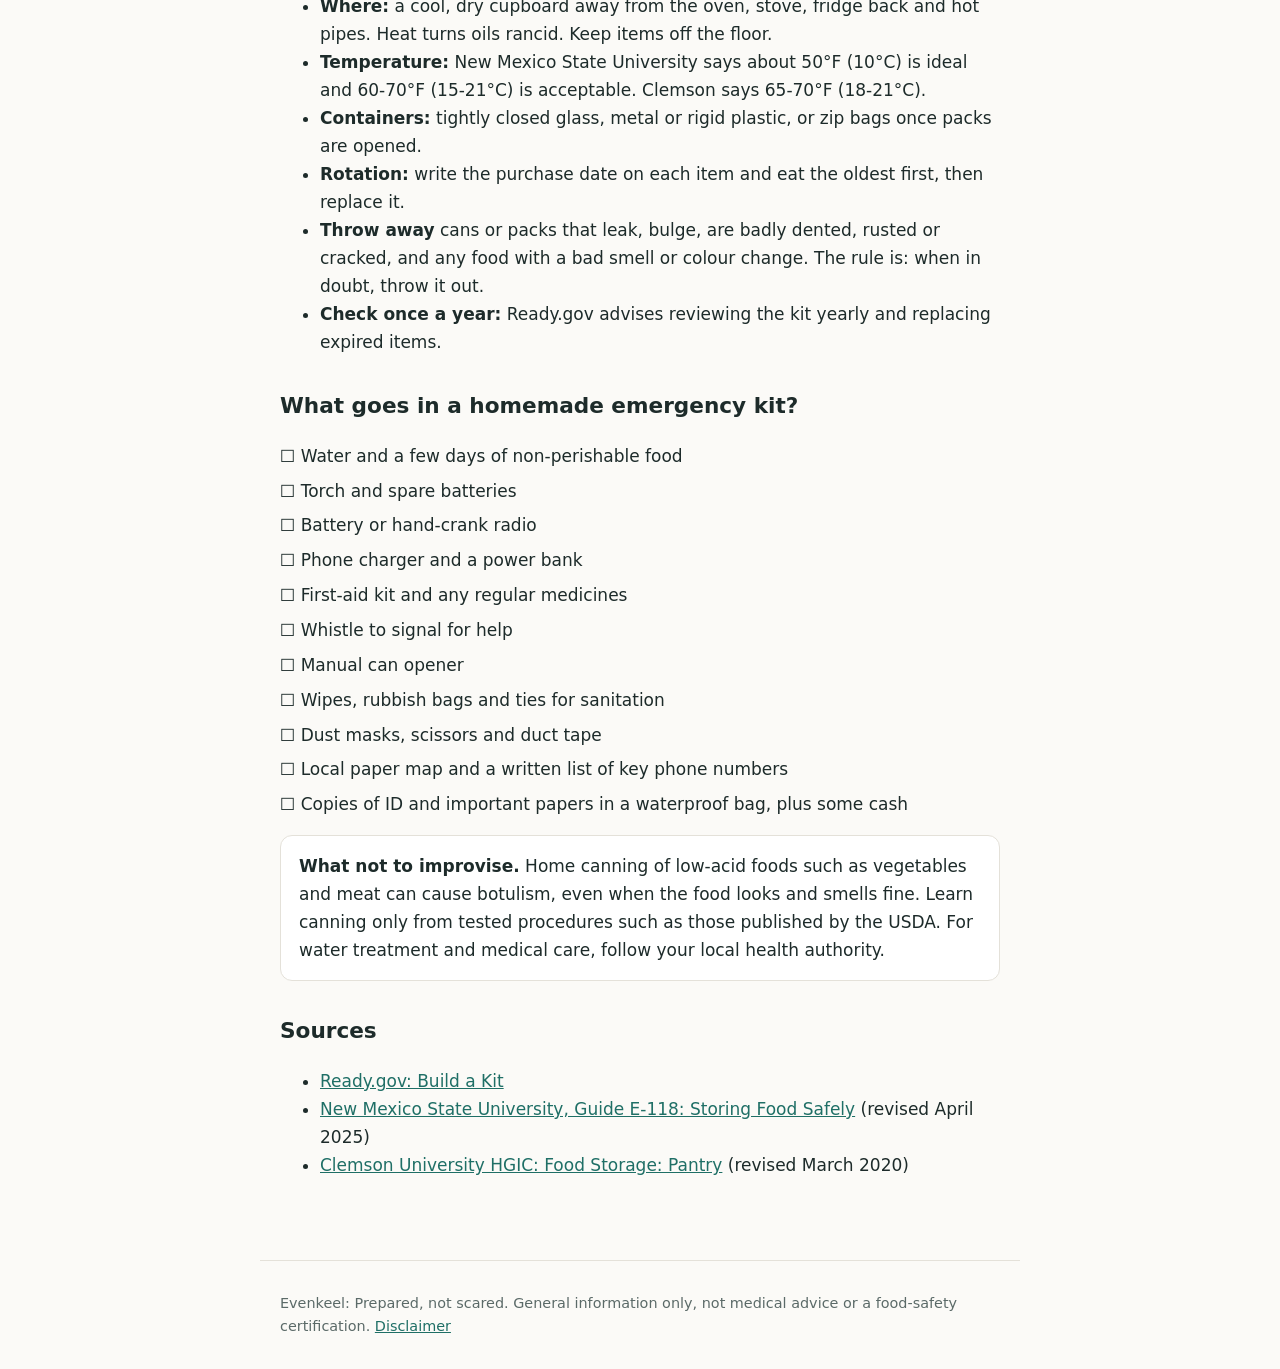
<file: guides/home-emergency-food-and-water-stock.html>
<!doctype html>
<html lang="en"><head><meta charset="utf-8"><meta name="viewport" content="width=device-width,initial-scale=1">
<title>How to Build a Home Emergency Food and Water Stock | Evenkeel</title>
<meta name="description" content="How much water and food to store for 3 days, how long pantry staples last, and what goes in a homemade emergency kit. Sourced and practical.">
<link rel="canonical" href="https://beprepareddontfear.github.io/guides/home-emergency-food-and-water-stock.html">
<meta property="og:title" content="How to Build a Home Emergency Food and Water Stock | Evenkeel"><meta property="og:description" content="How much water and food to store for 3 days, how long pantry staples last, and what goes in a homemade emergency kit. Sourced and practical.">
<meta property="og:type" content="website"><meta property="og:url" content="https://beprepareddontfear.github.io/guides/home-emergency-food-and-water-stock.html"><meta property="og:site_name" content="Evenkeel">
<meta name="twitter:card" content="summary">
<link rel="stylesheet" href="../style.css">
<script type="application/ld+json">{"@context": "https://schema.org", "@type": "Article", "headline": "How to build a home emergency food and water stock", "description": "A practical guide to how much water and food to store, how long pantry staples last, and what goes in a homemade kit.", "datePublished": "2026-11-09", "dateModified": "2026-11-09", "author": {"@type": "Organization", "name": "Evenkeel"}, "publisher": {"@type": "Organization", "name": "Evenkeel"}, "mainEntityOfPage": "https://beprepareddontfear.github.io/guides/home-emergency-food-and-water-stock.html"}</script>
<script type="application/ld+json">{"@context": "https://schema.org", "@type": "FAQPage", "mainEntity": [{"@type": "Question", "name": "How much water do I need for 3 days?", "acceptedAnswer": {"@type": "Answer", "text": "Plan on about 1 gallon (roughly 3.8 litres) per person per day for several days, for drinking and basic hygiene. For a family of four, 3 days is about 12 gallons (45 litres). Source: Ready.gov."}}, {"@type": "Question", "name": "How long do pantry foods last?", "acceptedAnswer": {"@type": "Answer", "text": "Most dry staples keep 1 to 2 years if sealed and kept cool and dry, but guides differ, so use the shorter figure when in doubt. White rice is 12 to 24 months, pasta 1 to 2 years, dried beans 12 to 24 months. Sources: New Mexico State University and Clemson University."}}, {"@type": "Question", "name": "How do I store emergency food so it lasts?", "acceptedAnswer": {"@type": "Answer", "text": "Keep it dry, dark and cool, in tightly closed containers, away from heat, and use the oldest first. Throw away cans or packs that leak, bulge, rust or smell bad. When in doubt, throw it out."}}, {"@type": "Question", "name": "What goes in a homemade emergency kit?", "acceptedAnswer": {"@type": "Answer", "text": "Water, non-perishable food, a torch and batteries, a radio, a phone charger and power bank, first-aid supplies, a whistle, a manual can opener, sanitation items, copies of important papers and some cash."}}]}</script>
</head><body>
<header><a class="brand" href="../index.html">Evenkeel</a><nav><a href="../index.html">Guides</a><a href="../about.html">About</a><a href="../sources.html">Sources</a></nav></header>
<main>
<p class="meta">Last updated 2026-11-09</p>
<h1>How do I build a home emergency food and water stock?</h1>
<p class="lead">Store about 1 gallon (3.8 litres) of water per person per day for several days, plus a few days of food your household already eats that needs no fridge. Rotate it, keep it cool and dry, and review it once a year.</p>
<h2>How much food and water do I need for 3 days?</h2>
<p>Ready.gov, the US government's preparedness site, advises about one gallon of water per person per day for several days, and at least a several-day supply of non-perishable food.</p>
<p>The cheapest way to build the stock is to buy a little extra of what you already eat:</p>
<ul><li>Rice, pasta, dried beans or lentils</li><li>Canned fish, meat, vegetables and fruit</li><li>Sugar, honey, salt, cooking oil</li><li>Tea, coffee, powdered or long-life milk</li><li>Anything your family already eats that needs no fridge</li></ul>
<p>For a family of four, 3 days of water is about 12 gallons (45 litres). Fill clean containers before you need them and store them cool and dark.</p>
<h2>How long do pantry foods last?</h2>
<p>Most dry staples keep 1 to 2 years if sealed and kept cool and dry. Two university guides give different figures, so use the shorter one when in doubt.</p>
<table><tr><th>Food</th><th>New Mexico State University (2025)</th><th>Clemson University (2020)</th></tr>
<tr><td>White rice</td><td>24 months</td><td>1 year</td></tr>
<tr><td>Brown rice</td><td>12 months</td><td>6 months</td></tr>
<tr><td>Pasta</td><td>24 months unopened</td><td>1-2 years</td></tr>
<tr><td>Dried beans</td><td>12-24 months</td><td>1 year</td></tr>
<tr><td>Granulated sugar</td><td>18-24 months</td><td>Indefinitely</td></tr>
<tr><td>Honey</td><td>2 years</td><td>1 year</td></tr>
<tr><td>Canned fish or meat</td><td>2-5 years unopened</td><td>2-5 years</td></tr>
<tr><td>Canned vegetables</td><td>12 months unopened</td><td>2-5 years</td></tr>
<tr><td>Vegetable oil</td><td>6-12 months unopened</td><td>1 year</td></tr></table>
<p>Both guides call these guidelines, not hard rules. Heat and humidity shorten them. Past the date, food is often still safe but loses flavour, texture and nutrients. Wholemeal flour, brown rice and oils go off sooner because of their natural oils.</p>
<h2>How do I store emergency food so it lasts?</h2>
<ul><li><strong>Where:</strong> a cool, dry cupboard away from the oven, stove, fridge back and hot pipes. Heat turns oils rancid. Keep items off the floor.</li>
<li><strong>Temperature:</strong> New Mexico State University says about 50&deg;F (10&deg;C) is ideal and 60-70&deg;F (15-21&deg;C) is acceptable. Clemson says 65-70&deg;F (18-21&deg;C).</li>
<li><strong>Containers:</strong> tightly closed glass, metal or rigid plastic, or zip bags once packs are opened.</li>
<li><strong>Rotation:</strong> write the purchase date on each item and eat the oldest first, then replace it.</li>
<li><strong>Throw away</strong> cans or packs that leak, bulge, are badly dented, rusted or cracked, and any food with a bad smell or colour change. The rule is: when in doubt, throw it out.</li>
<li><strong>Check once a year:</strong> Ready.gov advises reviewing the kit yearly and replacing expired items.</li></ul>
<h2>What goes in a homemade emergency kit?</h2>
<ul class="check"><li>Water and a few days of non-perishable food</li><li>Torch and spare batteries</li><li>Battery or hand-crank radio</li><li>Phone charger and a power bank</li><li>First-aid kit and any regular medicines</li><li>Whistle to signal for help</li><li>Manual can opener</li><li>Wipes, rubbish bags and ties for sanitation</li><li>Dust masks, scissors and duct tape</li><li>Local paper map and a written list of key phone numbers</li><li>Copies of ID and important papers in a waterproof bag, plus some cash</li></ul>
<div class="card"><strong>What not to improvise.</strong> Home canning of low-acid foods such as vegetables and meat can cause botulism, even when the food looks and smells fine. Learn canning only from tested procedures such as those published by the USDA. For water treatment and medical care, follow your local health authority.</div>
<h2>Sources</h2>
<ul><li><a href="https://www.ready.gov/kit">Ready.gov: Build a Kit</a></li>
<li><a href="https://pubs.nmsu.edu/_e/E118/">New Mexico State University, Guide E-118: Storing Food Safely</a> (revised April 2025)</li>
<li><a href="https://hgic.clemson.edu/factsheet/food-storage-pantry">Clemson University HGIC: Food Storage: Pantry</a> (revised March 2020)</li></ul>

</main>
<footer><p>Evenkeel: Prepared, not scared. General information only, not medical advice or a food-safety certification. <a href="../disclaimer.html">Disclaimer</a></p></footer>
</body></html>
</file>
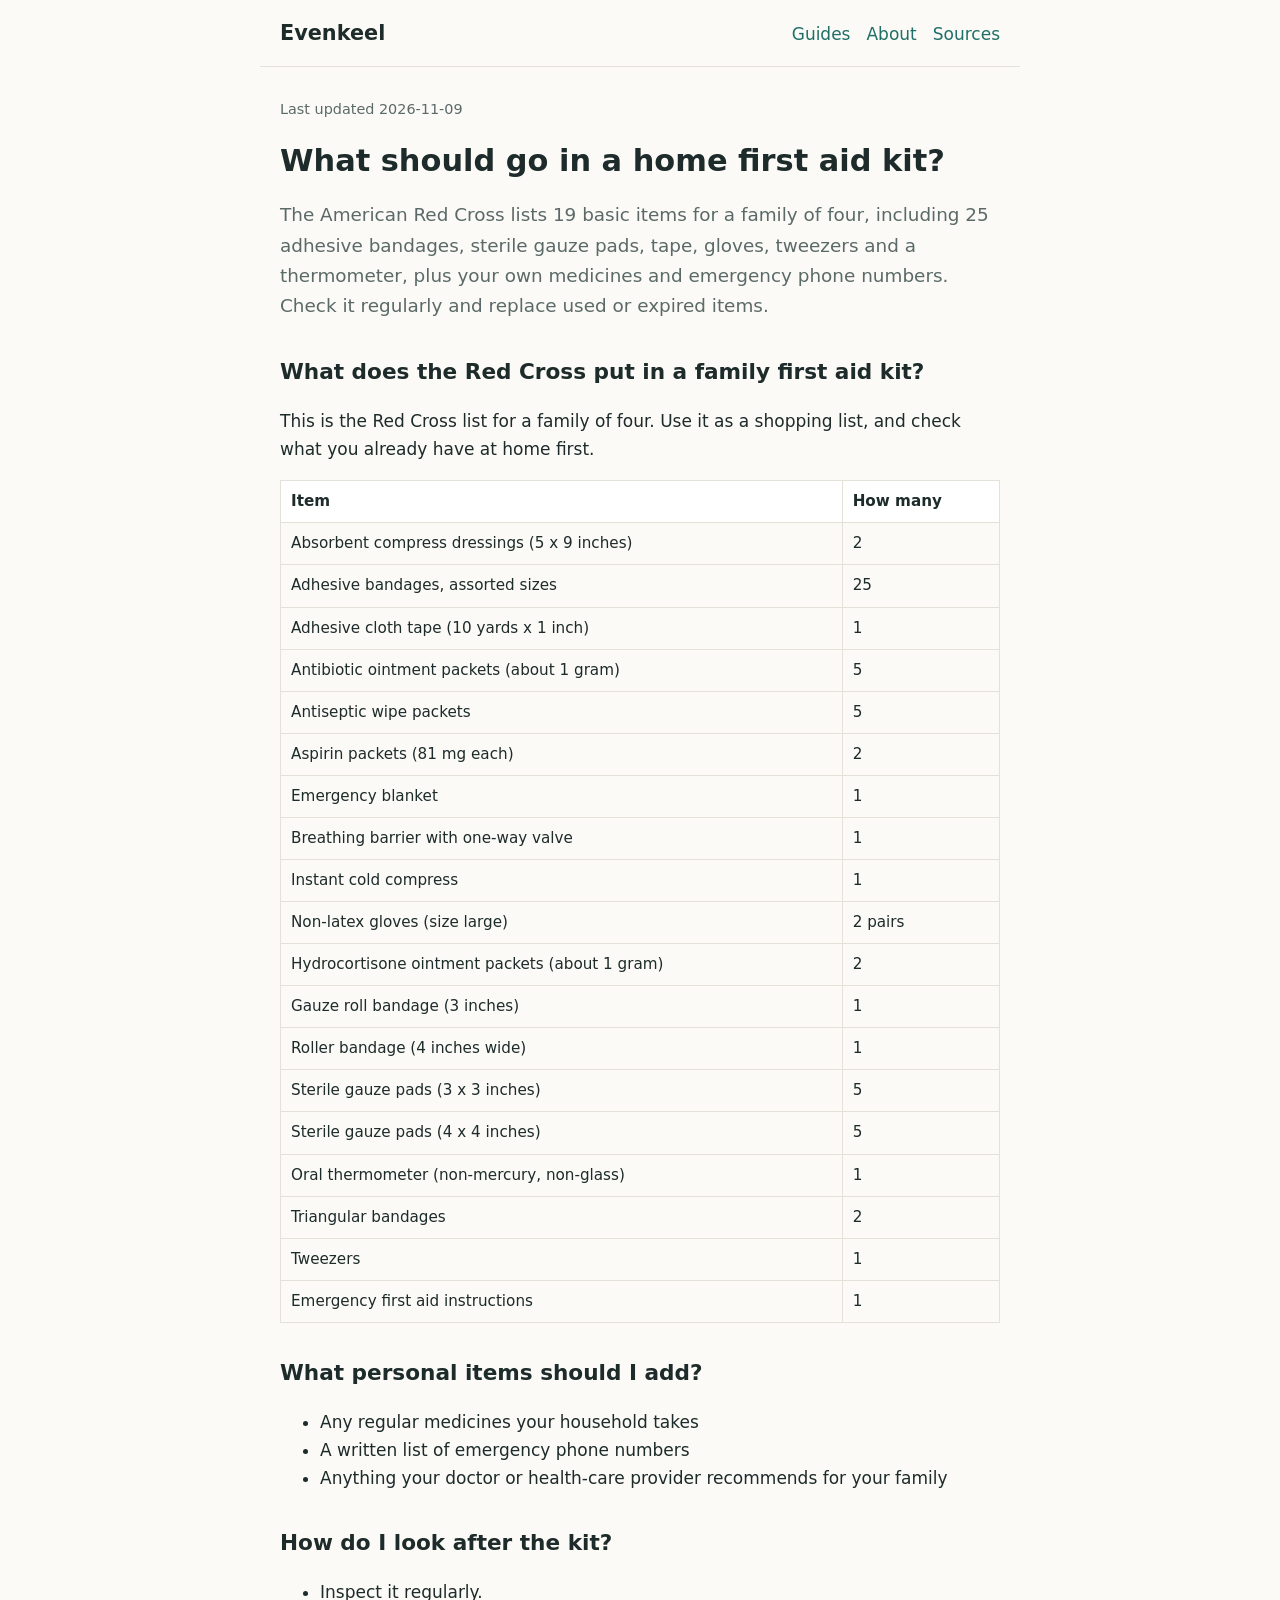
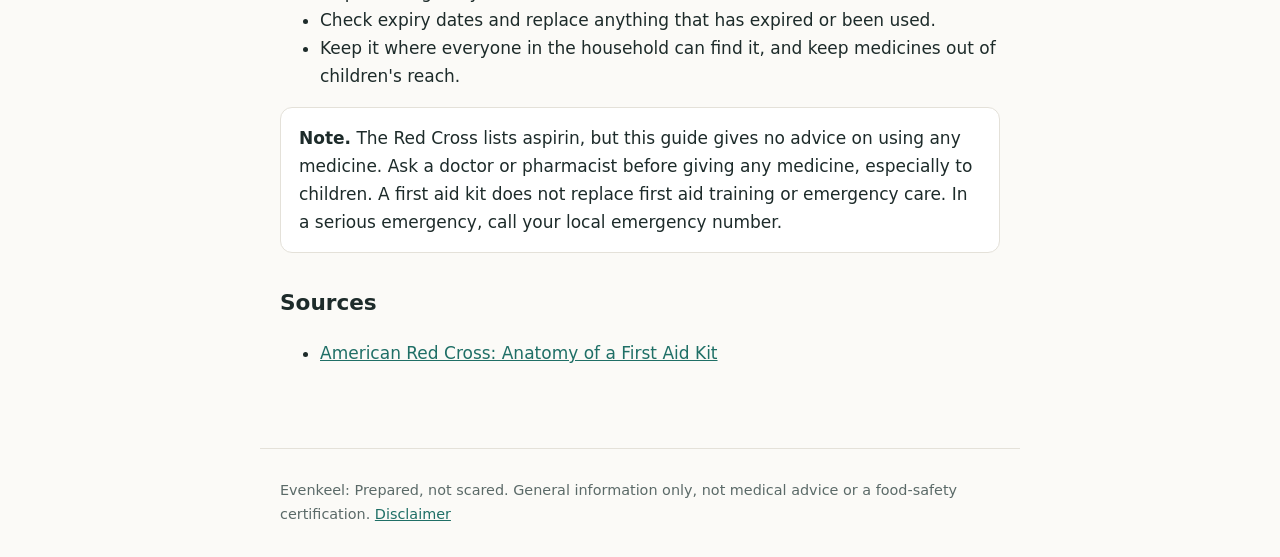
<file: guides/home-first-aid-kit-checklist.html>
<!doctype html>
<html lang="en"><head><meta charset="utf-8"><meta name="viewport" content="width=device-width,initial-scale=1">
<title>Home First Aid Kit Checklist: What to Include | Evenkeel</title>
<meta name="description" content="The Red Cross list of what goes in a basic family first aid kit, with quantities, plus personal items and how to maintain it.">
<link rel="canonical" href="https://beprepareddontfear.github.io/guides/home-first-aid-kit-checklist.html">
<meta property="og:title" content="Home First Aid Kit Checklist: What to Include | Evenkeel"><meta property="og:description" content="The Red Cross list of what goes in a basic family first aid kit, with quantities, plus personal items and how to maintain it.">
<meta property="og:type" content="website"><meta property="og:url" content="https://beprepareddontfear.github.io/guides/home-first-aid-kit-checklist.html"><meta property="og:site_name" content="Evenkeel">
<meta name="twitter:card" content="summary">
<link rel="stylesheet" href="../style.css">
<script type="application/ld+json">{"@context": "https://schema.org", "@type": "Article", "headline": "What should go in a home first aid kit?", "description": "The Red Cross list of what goes in a basic family first aid kit, with quantities, plus personal items and how to maintain it.", "datePublished": "2026-11-09", "dateModified": "2026-11-09", "author": {"@type": "Organization", "name": "Evenkeel"}, "publisher": {"@type": "Organization", "name": "Evenkeel"}, "mainEntityOfPage": "https://beprepareddontfear.github.io/guides/home-first-aid-kit-checklist.html"}</script>
<script type="application/ld+json">{"@context": "https://schema.org", "@type": "FAQPage", "mainEntity": [{"@type": "Question", "name": "What should be in a home first aid kit?", "acceptedAnswer": {"@type": "Answer", "text": "The American Red Cross lists 19 basic items for a family of four, including 25 adhesive bandages, sterile gauze pads, adhesive tape, non-latex gloves, antiseptic wipes, tweezers and a thermometer, plus personal medicines and emergency phone numbers."}}, {"@type": "Question", "name": "How often should I check my first aid kit?", "acceptedAnswer": {"@type": "Answer", "text": "Inspect it regularly, check expiry dates, and replace anything used or expired. Source: American Red Cross."}}, {"@type": "Question", "name": "Should I put medicine in a first aid kit?", "acceptedAnswer": {"@type": "Answer", "text": "Add your household's regular medicines and anything your health-care provider recommends. Ask a doctor or pharmacist before giving any medicine, especially to children."}}]}</script>
</head><body>
<header><a class="brand" href="../index.html">Evenkeel</a><nav><a href="../index.html">Guides</a><a href="../about.html">About</a><a href="../sources.html">Sources</a></nav></header>
<main>
<p class="meta">Last updated 2026-11-09</p>
<h1>What should go in a home first aid kit?</h1>
<p class="lead">The American Red Cross lists 19 basic items for a family of four, including 25 adhesive bandages, sterile gauze pads, tape, gloves, tweezers and a thermometer, plus your own medicines and emergency phone numbers. Check it regularly and replace used or expired items.</p>
<h2>What does the Red Cross put in a family first aid kit?</h2>
<p>This is the Red Cross list for a family of four. Use it as a shopping list, and check what you already have at home first.</p>
<table><tr><th>Item</th><th>How many</th></tr>
<tr><td>Absorbent compress dressings (5 x 9 inches)</td><td>2</td></tr>
<tr><td>Adhesive bandages, assorted sizes</td><td>25</td></tr>
<tr><td>Adhesive cloth tape (10 yards x 1 inch)</td><td>1</td></tr>
<tr><td>Antibiotic ointment packets (about 1 gram)</td><td>5</td></tr>
<tr><td>Antiseptic wipe packets</td><td>5</td></tr>
<tr><td>Aspirin packets (81 mg each)</td><td>2</td></tr>
<tr><td>Emergency blanket</td><td>1</td></tr>
<tr><td>Breathing barrier with one-way valve</td><td>1</td></tr>
<tr><td>Instant cold compress</td><td>1</td></tr>
<tr><td>Non-latex gloves (size large)</td><td>2 pairs</td></tr>
<tr><td>Hydrocortisone ointment packets (about 1 gram)</td><td>2</td></tr>
<tr><td>Gauze roll bandage (3 inches)</td><td>1</td></tr>
<tr><td>Roller bandage (4 inches wide)</td><td>1</td></tr>
<tr><td>Sterile gauze pads (3 x 3 inches)</td><td>5</td></tr>
<tr><td>Sterile gauze pads (4 x 4 inches)</td><td>5</td></tr>
<tr><td>Oral thermometer (non-mercury, non-glass)</td><td>1</td></tr>
<tr><td>Triangular bandages</td><td>2</td></tr>
<tr><td>Tweezers</td><td>1</td></tr>
<tr><td>Emergency first aid instructions</td><td>1</td></tr></table>
<h2>What personal items should I add?</h2>
<ul><li>Any regular medicines your household takes</li><li>A written list of emergency phone numbers</li><li>Anything your doctor or health-care provider recommends for your family</li></ul>
<h2>How do I look after the kit?</h2>
<ul><li>Inspect it regularly.</li><li>Check expiry dates and replace anything that has expired or been used.</li><li>Keep it where everyone in the household can find it, and keep medicines out of children's reach.</li></ul>
<div class="card"><strong>Note.</strong> The Red Cross lists aspirin, but this guide gives no advice on using any medicine. Ask a doctor or pharmacist before giving any medicine, especially to children. A first aid kit does not replace first aid training or emergency care. In a serious emergency, call your local emergency number.</div>
<h2>Sources</h2>
<ul><li><a href="https://www.redcross.org/get-help/how-to-prepare-for-emergencies/anatomy-of-a-first-aid-kit">American Red Cross: Anatomy of a First Aid Kit</a></li></ul>
</main>
<footer><p>Evenkeel: Prepared, not scared. General information only, not medical advice or a food-safety certification. <a href="../disclaimer.html">Disclaimer</a></p></footer>
</body></html>
</file>
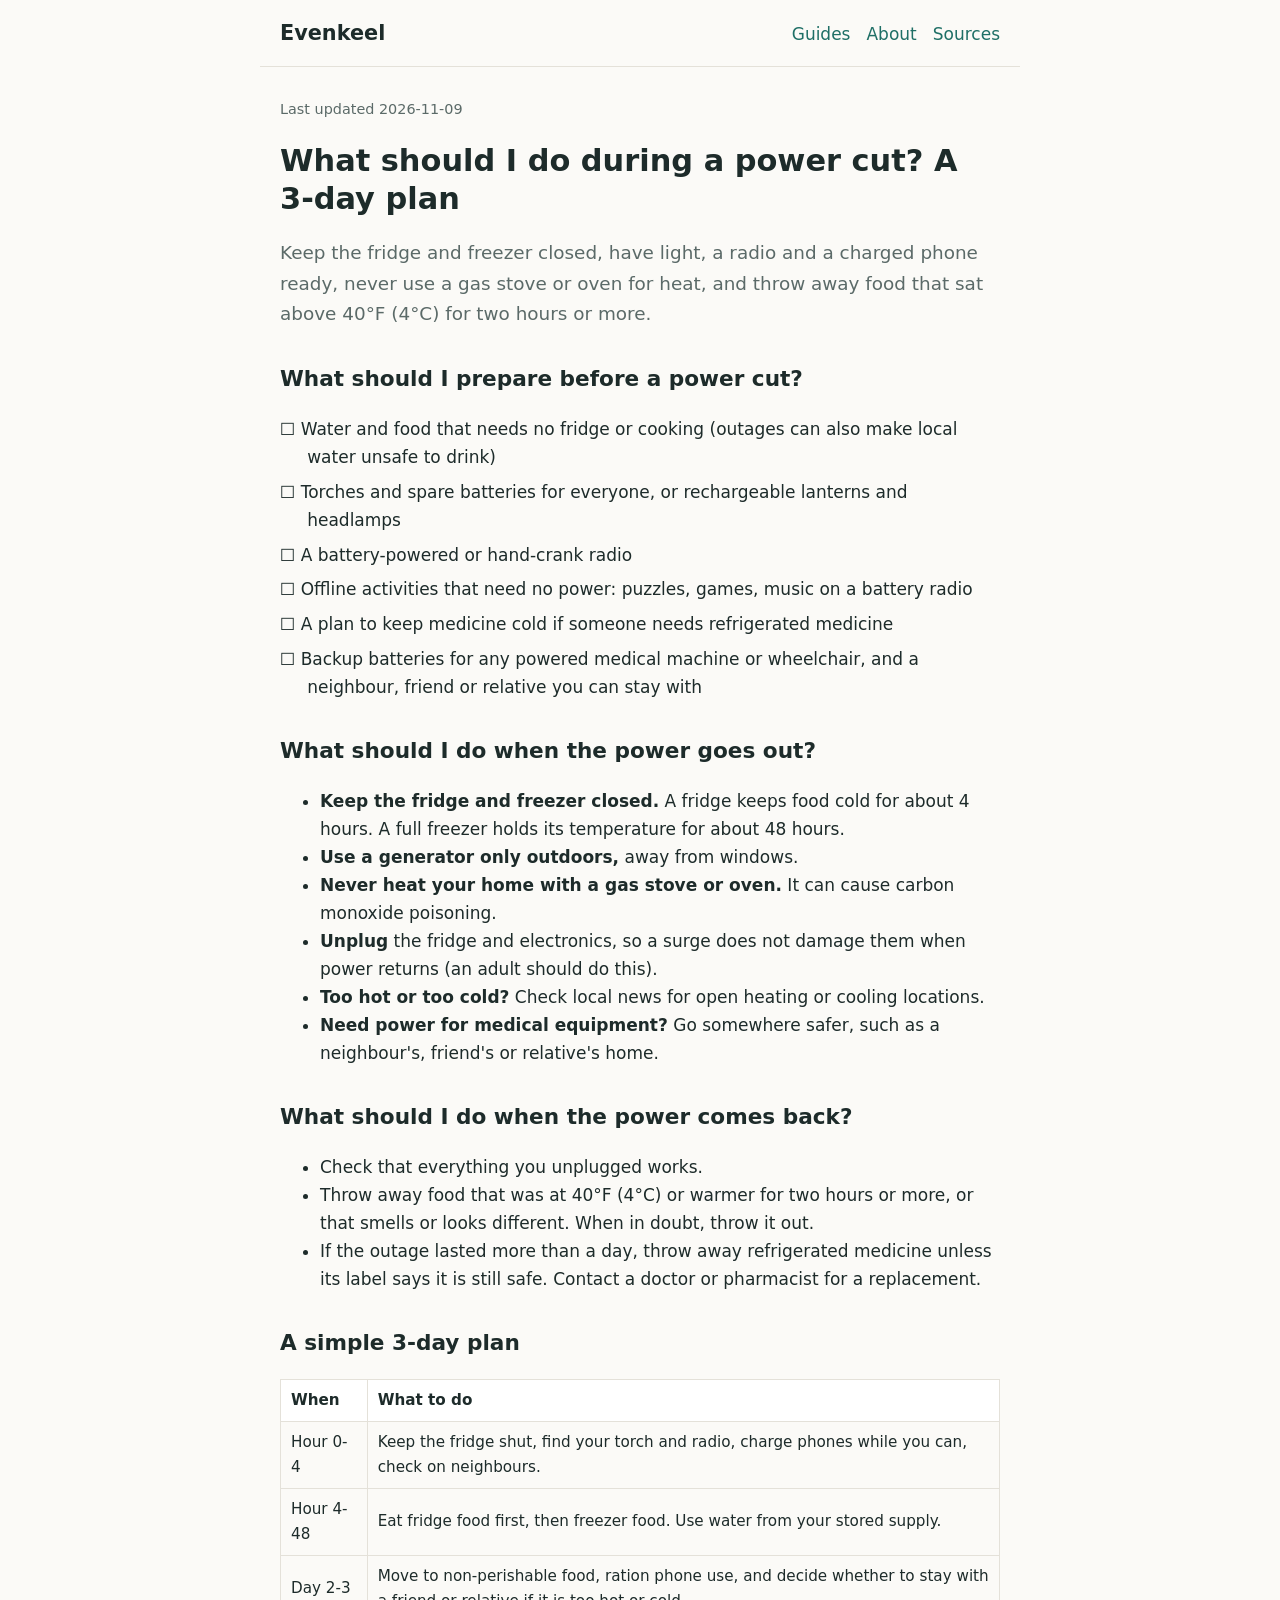
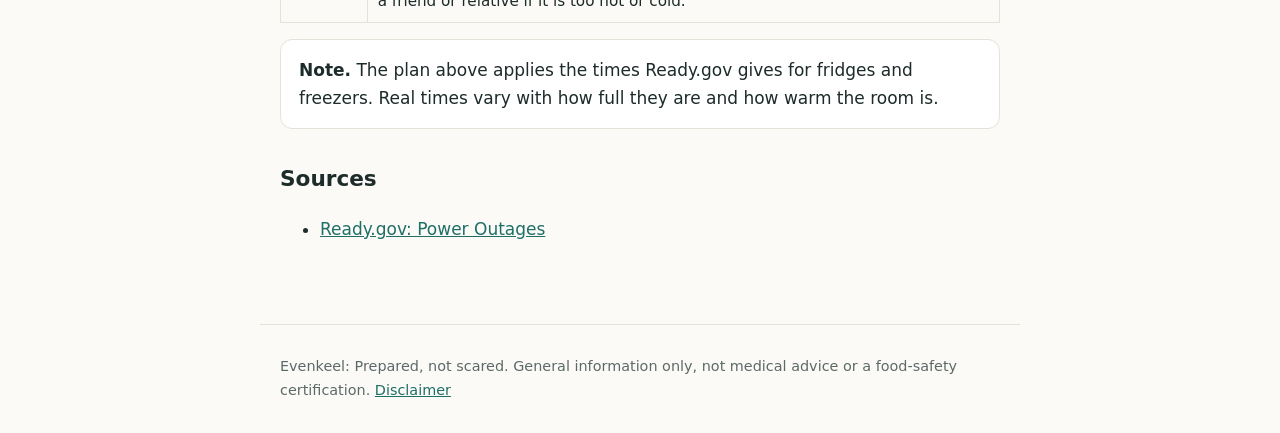
<file: guides/power-cut-plan-3-days.html>
<!doctype html>
<html lang="en"><head><meta charset="utf-8"><meta name="viewport" content="width=device-width,initial-scale=1">
<title>What to Do During a Power Cut: A Practical 3-Day Plan | Evenkeel</title>
<meta name="description" content="What to prepare, what to do during a power cut and what to throw away afterwards, with fridge and freezer times. Based on Ready.gov guidance.">
<link rel="canonical" href="https://beprepareddontfear.github.io/guides/power-cut-plan-3-days.html">
<meta property="og:title" content="What to Do During a Power Cut: A Practical 3-Day Plan | Evenkeel"><meta property="og:description" content="What to prepare, what to do during a power cut and what to throw away afterwards, with fridge and freezer times. Based on Ready.gov guidance.">
<meta property="og:type" content="website"><meta property="og:url" content="https://beprepareddontfear.github.io/guides/power-cut-plan-3-days.html"><meta property="og:site_name" content="Evenkeel">
<meta name="twitter:card" content="summary">
<link rel="stylesheet" href="../style.css">
<script type="application/ld+json">{"@context": "https://schema.org", "@type": "Article", "headline": "What should I do during a power cut? A 3-day plan", "description": "What to prepare, what to do during a power cut and what to throw away afterwards, with fridge and freezer times. Based on Ready.gov guidance.", "datePublished": "2026-11-09", "dateModified": "2026-11-09", "author": {"@type": "Organization", "name": "Evenkeel"}, "publisher": {"@type": "Organization", "name": "Evenkeel"}, "mainEntityOfPage": "https://beprepareddontfear.github.io/guides/power-cut-plan-3-days.html"}</script>
<script type="application/ld+json">{"@context": "https://schema.org", "@type": "FAQPage", "mainEntity": [{"@type": "Question", "name": "How long does food stay cold in a power cut?", "acceptedAnswer": {"@type": "Answer", "text": "A closed fridge keeps food cold for about 4 hours. A full freezer keeps its temperature for about 48 hours. Source: Ready.gov."}}, {"@type": "Question", "name": "Is it safe to use a gas stove to heat my home in a power cut?", "acceptedAnswer": {"@type": "Answer", "text": "No. Do not use a gas stove or oven to heat your home because it can cause carbon monoxide poisoning. Run generators outdoors, away from windows."}}, {"@type": "Question", "name": "What food should I throw away after a power cut?", "acceptedAnswer": {"@type": "Answer", "text": "Throw away food kept at 40\u00b0F (4\u00b0C) or warmer for two hours or more, or food that smells or looks different. When in doubt, throw it out."}}]}</script>
</head><body>
<header><a class="brand" href="../index.html">Evenkeel</a><nav><a href="../index.html">Guides</a><a href="../about.html">About</a><a href="../sources.html">Sources</a></nav></header>
<main>
<p class="meta">Last updated 2026-11-09</p>
<h1>What should I do during a power cut? A 3-day plan</h1>
<p class="lead">Keep the fridge and freezer closed, have light, a radio and a charged phone ready, never use a gas stove or oven for heat, and throw away food that sat above 40&deg;F (4&deg;C) for two hours or more.</p>
<h2>What should I prepare before a power cut?</h2>
<ul class="check"><li>Water and food that needs no fridge or cooking (outages can also make local water unsafe to drink)</li>
<li>Torches and spare batteries for everyone, or rechargeable lanterns and headlamps</li>
<li>A battery-powered or hand-crank radio</li>
<li>Offline activities that need no power: puzzles, games, music on a battery radio</li>
<li>A plan to keep medicine cold if someone needs refrigerated medicine</li>
<li>Backup batteries for any powered medical machine or wheelchair, and a neighbour, friend or relative you can stay with</li></ul>
<h2>What should I do when the power goes out?</h2>
<ul><li><strong>Keep the fridge and freezer closed.</strong> A fridge keeps food cold for about 4 hours. A full freezer holds its temperature for about 48 hours.</li>
<li><strong>Use a generator only outdoors,</strong> away from windows.</li>
<li><strong>Never heat your home with a gas stove or oven.</strong> It can cause carbon monoxide poisoning.</li>
<li><strong>Unplug</strong> the fridge and electronics, so a surge does not damage them when power returns (an adult should do this).</li>
<li><strong>Too hot or too cold?</strong> Check local news for open heating or cooling locations.</li>
<li><strong>Need power for medical equipment?</strong> Go somewhere safer, such as a neighbour's, friend's or relative's home.</li></ul>
<h2>What should I do when the power comes back?</h2>
<ul><li>Check that everything you unplugged works.</li>
<li>Throw away food that was at 40&deg;F (4&deg;C) or warmer for two hours or more, or that smells or looks different. When in doubt, throw it out.</li>
<li>If the outage lasted more than a day, throw away refrigerated medicine unless its label says it is still safe. Contact a doctor or pharmacist for a replacement.</li></ul>
<h2>A simple 3-day plan</h2>
<table><tr><th>When</th><th>What to do</th></tr>
<tr><td>Hour 0-4</td><td>Keep the fridge shut, find your torch and radio, charge phones while you can, check on neighbours.</td></tr>
<tr><td>Hour 4-48</td><td>Eat fridge food first, then freezer food. Use water from your stored supply.</td></tr>
<tr><td>Day 2-3</td><td>Move to non-perishable food, ration phone use, and decide whether to stay with a friend or relative if it is too hot or cold.</td></tr></table>
<div class="card"><strong>Note.</strong> The plan above applies the times Ready.gov gives for fridges and freezers. Real times vary with how full they are and how warm the room is.</div>
<h2>Sources</h2>
<ul><li><a href="https://www.ready.gov/power-outages">Ready.gov: Power Outages</a></li></ul>
</main>
<footer><p>Evenkeel: Prepared, not scared. General information only, not medical advice or a food-safety certification. <a href="../disclaimer.html">Disclaimer</a></p></footer>
</body></html>
</file>
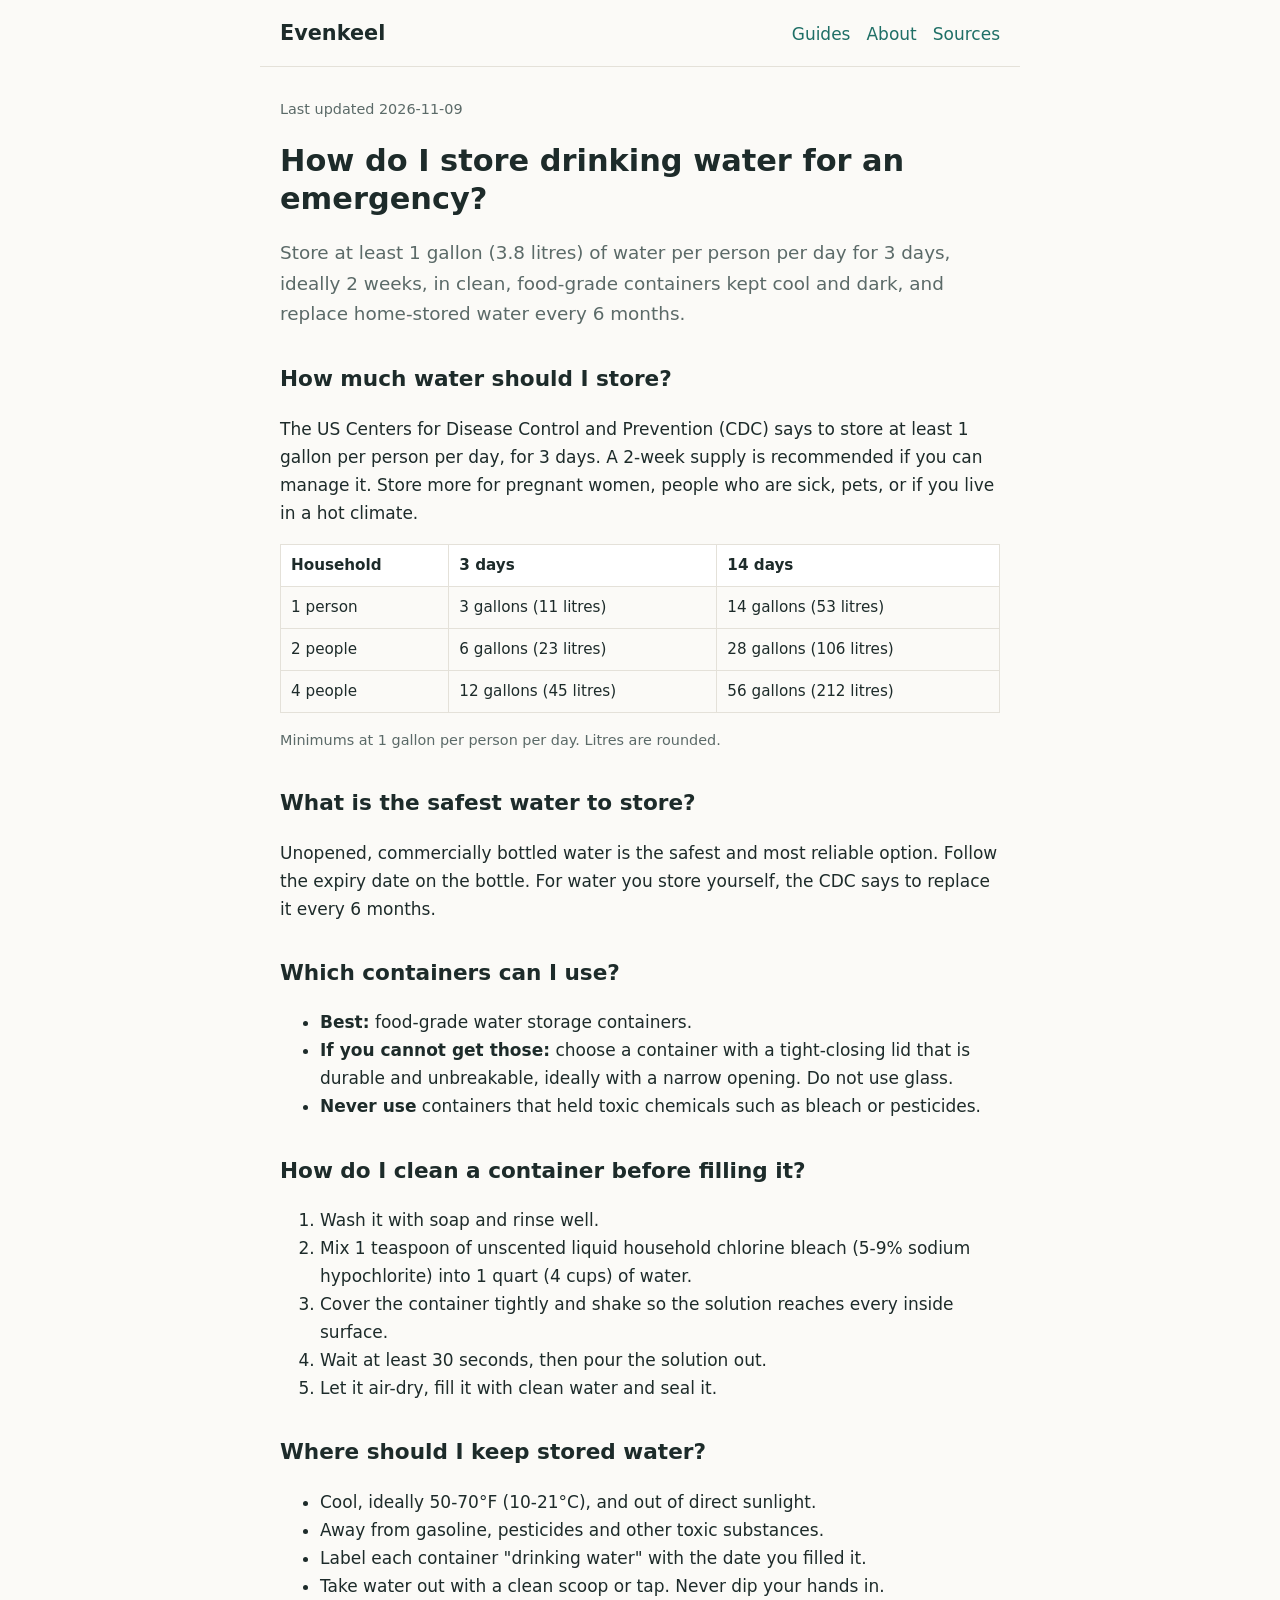
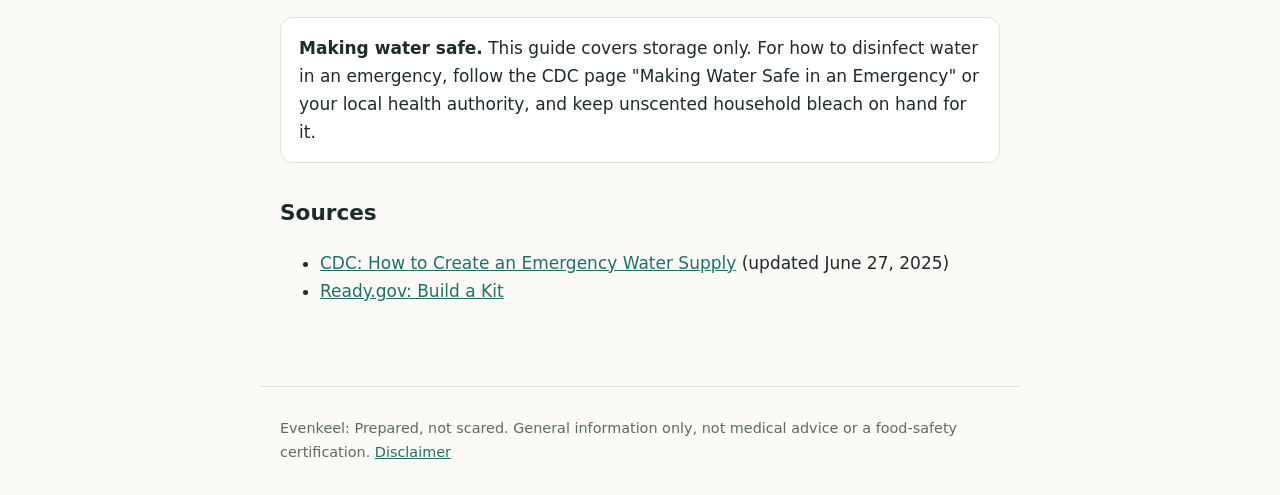
<file: guides/store-emergency-drinking-water.html>
<!doctype html>
<html lang="en"><head><meta charset="utf-8"><meta name="viewport" content="width=device-width,initial-scale=1">
<title>How to Store Drinking Water for an Emergency | Evenkeel</title>
<meta name="description" content="How much emergency water to store, the best containers, how to clean them, where to keep them and when to replace the water. Based on CDC guidance.">
<link rel="canonical" href="https://beprepareddontfear.github.io/guides/store-emergency-drinking-water.html">
<meta property="og:title" content="How to Store Drinking Water for an Emergency | Evenkeel"><meta property="og:description" content="How much emergency water to store, the best containers, how to clean them, where to keep them and when to replace the water. Based on CDC guidance.">
<meta property="og:type" content="website"><meta property="og:url" content="https://beprepareddontfear.github.io/guides/store-emergency-drinking-water.html"><meta property="og:site_name" content="Evenkeel">
<meta name="twitter:card" content="summary">
<link rel="stylesheet" href="../style.css">
<script type="application/ld+json">{"@context": "https://schema.org", "@type": "Article", "headline": "How do I store drinking water for an emergency?", "description": "How much emergency water to store, the best containers, how to clean them, where to keep them and when to replace the water. Based on CDC guidance.", "datePublished": "2026-11-09", "dateModified": "2026-11-09", "author": {"@type": "Organization", "name": "Evenkeel"}, "publisher": {"@type": "Organization", "name": "Evenkeel"}, "mainEntityOfPage": "https://beprepareddontfear.github.io/guides/store-emergency-drinking-water.html"}</script>
<script type="application/ld+json">{"@context": "https://schema.org", "@type": "FAQPage", "mainEntity": [{"@type": "Question", "name": "How much water should I store for an emergency?", "acceptedAnswer": {"@type": "Answer", "text": "At least 1 gallon (3.8 litres) per person per day for 3 days, and ideally a 2-week supply. Store more for pregnant women, sick people, pets or hot climates. Source: CDC."}}, {"@type": "Question", "name": "How often should I replace stored water?", "acceptedAnswer": {"@type": "Answer", "text": "The CDC says to replace water you store yourself every 6 months. Unopened commercial bottled water should be used before its expiry date."}}, {"@type": "Question", "name": "Can I store water in glass bottles?", "acceptedAnswer": {"@type": "Answer", "text": "The CDC advises against glass. Use food-grade containers, or a durable, unbreakable container with a tight-closing lid."}}]}</script>
</head><body>
<header><a class="brand" href="../index.html">Evenkeel</a><nav><a href="../index.html">Guides</a><a href="../about.html">About</a><a href="../sources.html">Sources</a></nav></header>
<main>
<p class="meta">Last updated 2026-11-09</p>
<h1>How do I store drinking water for an emergency?</h1>
<p class="lead">Store at least 1 gallon (3.8 litres) of water per person per day for 3 days, ideally 2 weeks, in clean, food-grade containers kept cool and dark, and replace home-stored water every 6 months.</p>
<h2>How much water should I store?</h2>
<p>The US Centers for Disease Control and Prevention (CDC) says to store at least 1 gallon per person per day, for 3 days. A 2-week supply is recommended if you can manage it. Store more for pregnant women, people who are sick, pets, or if you live in a hot climate.</p>
<table><tr><th>Household</th><th>3 days</th><th>14 days</th></tr><tr><td>1 person</td><td>3 gallons (11 litres)</td><td>14 gallons (53 litres)</td></tr><tr><td>2 people</td><td>6 gallons (23 litres)</td><td>28 gallons (106 litres)</td></tr><tr><td>4 people</td><td>12 gallons (45 litres)</td><td>56 gallons (212 litres)</td></tr></table>
<p class="meta">Minimums at 1 gallon per person per day. Litres are rounded.</p>
<h2>What is the safest water to store?</h2>
<p>Unopened, commercially bottled water is the safest and most reliable option. Follow the expiry date on the bottle. For water you store yourself, the CDC says to replace it every 6 months.</p>
<h2>Which containers can I use?</h2>
<ul><li><strong>Best:</strong> food-grade water storage containers.</li>
<li><strong>If you cannot get those:</strong> choose a container with a tight-closing lid that is durable and unbreakable, ideally with a narrow opening. Do not use glass.</li>
<li><strong>Never use</strong> containers that held toxic chemicals such as bleach or pesticides.</li></ul>
<h2>How do I clean a container before filling it?</h2>
<ol><li>Wash it with soap and rinse well.</li>
<li>Mix 1 teaspoon of unscented liquid household chlorine bleach (5-9% sodium hypochlorite) into 1 quart (4 cups) of water.</li>
<li>Cover the container tightly and shake so the solution reaches every inside surface.</li>
<li>Wait at least 30 seconds, then pour the solution out.</li>
<li>Let it air-dry, fill it with clean water and seal it.</li></ol>
<h2>Where should I keep stored water?</h2>
<ul><li>Cool, ideally 50-70&deg;F (10-21&deg;C), and out of direct sunlight.</li>
<li>Away from gasoline, pesticides and other toxic substances.</li>
<li>Label each container "drinking water" with the date you filled it.</li>
<li>Take water out with a clean scoop or tap. Never dip your hands in.</li></ul>
<div class="card"><strong>Making water safe.</strong> This guide covers storage only. For how to disinfect water in an emergency, follow the CDC page "Making Water Safe in an Emergency" or your local health authority, and keep unscented household bleach on hand for it.</div>
<h2>Sources</h2>
<ul><li><a href="https://cdc.gov/water-emergency/about/how-to-create-and-store-an-emergency-water-supply.html">CDC: How to Create an Emergency Water Supply</a> (updated June 27, 2025)</li><li><a href="https://www.ready.gov/kit">Ready.gov: Build a Kit</a></li></ul>
</main>
<footer><p>Evenkeel: Prepared, not scared. General information only, not medical advice or a food-safety certification. <a href="../disclaimer.html">Disclaimer</a></p></footer>
</body></html>
</file>
<file: style.css>
:root{--bg:#fbfaf7;--ink:#1d2b2a;--muted:#5b6a68;--accent:#1f6f66;--card:#ffffff;--line:#e4e1d9}
@media (prefers-color-scheme:dark){:root{--bg:#12201f;--ink:#eef2f0;--muted:#a9b9b6;--accent:#6fd0c3;--card:#182a29;--line:#2b403e}}
*{box-sizing:border-box}body{margin:0;background:var(--bg);color:var(--ink);font:17px/1.65 system-ui,-apple-system,Segoe UI,Roboto,sans-serif}
a{color:var(--accent)}header,main,footer{max-width:760px;margin:0 auto;padding:16px 20px}
header{display:flex;justify-content:space-between;align-items:baseline;flex-wrap:wrap;gap:8px;border-bottom:1px solid var(--line)}
.brand{font-weight:700;font-size:1.3rem;text-decoration:none;color:var(--ink)}nav a{margin-left:16px;text-decoration:none}
h1{font-size:1.9rem;line-height:1.25}h2{font-size:1.35rem;margin-top:2rem}
.lead{font-size:1.15rem;color:var(--muted)}table{border-collapse:collapse;width:100%;margin:1rem 0;font-size:.95rem}
th,td{border:1px solid var(--line);padding:8px 10px;text-align:left}th{background:var(--card)}
.card{background:var(--card);border:1px solid var(--line);border-radius:12px;padding:16px 18px;margin:14px 0}
.meta{color:var(--muted);font-size:.9rem}footer{color:var(--muted);font-size:.9rem;border-top:1px solid var(--line);margin-top:3rem}
ul.check{list-style:none;padding-left:0}ul.check li:before{content:"\2610  "}ul.check li{padding-left:1.6em;text-indent:-1.6em;margin:.4em 0}
</file>
